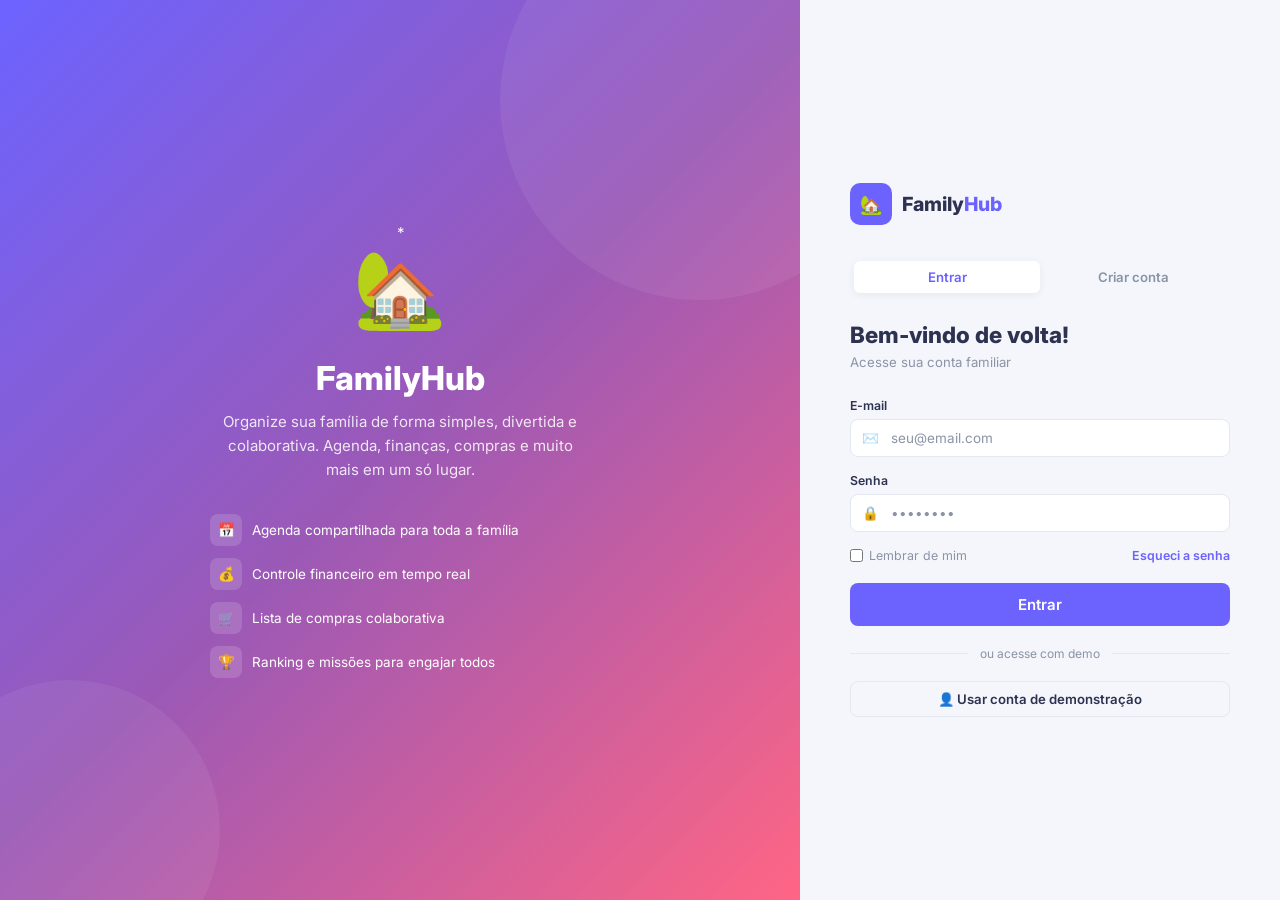
<file: familia/index.html>
<!DOCTYPE html>
<html lang="pt-BR">
<head>
  <meta charset="UTF-8">
  <meta name="viewport" content="width=device-width, initial-scale=1.0">
  <title>FamilyHub — Login</title>
  <link rel="stylesheet" href="assets/css/style.css">
  <style>
    body { display: block; }
  </style>
</head>
<body>

<div class="login-page">
  <div class="login-left">*
    <div class="login-left-content">
      <span class="big-icon">🏡</span>
      <h1>FamilyHub</h1>
      <p>Organize sua família de forma simples, divertida e colaborativa. Agenda, finanças, compras e muito mais em um só lugar.</p>

      <div class="login-features">
        <div class="login-feature-item">
          <div class="feat-icon">📅</div>
          <span>Agenda compartilhada para toda a família</span>
        </div>
        <div class="login-feature-item">
          <div class="feat-icon">💰</div>
          <span>Controle financeiro em tempo real</span>
        </div>
        <div class="login-feature-item">
          <div class="feat-icon">🛒</div>
          <span>Lista de compras colaborativa</span>
        </div>
        <div class="login-feature-item">
          <div class="feat-icon">🏆</div>
          <span>Ranking e missões para engajar todos</span>
        </div>
      </div>
    </div>
  </div>

  <div class="login-right">
    <div class="login-box">
      <div class="login-logo">
        <div class="logo-icon">🏡</div>
        <div class="logo-text">Family<span style="color:var(--primary)">Hub</span></div>
      </div>

      <div class="login-tabs">
        <button class="login-tab active" onclick="switchTab('login')">Entrar</button>
        <button class="login-tab" onclick="switchTab('register')">Criar conta</button>
      </div>

      <div id="form-login">
        <h2>Bem-vindo de volta!</h2>
        <p class="login-sub">Acesse sua conta familiar</p>

        <form id="loginForm" onsubmit="doLogin(event)">
          <div class="form-group">
            <label class="form-label">E-mail</label>
            <div class="input-icon-wrap">
              <span class="input-icon">✉️</span>
              <input type="email" class="form-control" id="login-email" placeholder="seu@email.com" required>
            </div>
          </div>

          <div class="form-group">
            <label class="form-label">Senha</label>
            <div class="input-icon-wrap">
              <span class="input-icon">🔒</span>
              <input type="password" class="form-control" id="login-senha" placeholder="••••••••" required>
            </div>
          </div>

          <div class="login-remember">
            <label><input type="checkbox"> Lembrar de mim</label>
            <a href="#">Esqueci a senha</a>
          </div>

          <button type="submit" class="btn btn-primary w-full btn-lg" id="loginBtn">
            <span>Entrar</span>
          </button>
        </form>

        <div class="login-divider">ou acesse com demo</div>
        <button class="btn btn-outline w-full" onclick="fillDemo()">
          👤 Usar conta de demonstração
        </button>
      </div>

      <div id="form-register" style="display:none">
        <h2>Criar conta</h2>
        <p class="login-sub">Junte-se à sua família no app</p>
        <form id="registerForm" onsubmit="doRegister(event)">
          <div class="form-group">
            <label class="form-label">Nome completo</label>
            <input type="text" class="form-control" id="reg-nome" placeholder="Seu nome" required>
          </div>
          <div class="form-group">
            <label class="form-label">E-mail</label>
            <input type="email" class="form-control" id="reg-email" placeholder="seu@email.com" required>
          </div>
          <div class="form-row">
            <div class="form-group"><input type="password" class="form-control" id="reg-senha" placeholder="Senha" required></div>
            <div class="form-group"><input type="password" class="form-control" id="reg-confirma" placeholder="Confirmar" required></div>
          </div>
          <button type="submit" class="btn btn-primary w-full">Criar conta</button>
        </form>
      </div>
    </div>
  </div>
</div>

<div id="toast-container" class="toast-container"></div>

<script src="assets/js/app.js"></script>
<script>
  function switchTab(tab) {
    document.querySelectorAll('.login-tab').forEach((t, i) => {
      t.classList.toggle('active', (tab === 'login' ? i === 0 : i === 1));
    });
    document.getElementById('form-login').style.display = tab === 'login' ? '' : 'none';
    document.getElementById('form-register').style.display = tab === 'register' ? '' : 'none';
  }

  function fillDemo() {
    document.getElementById('login-email').value = 'rafaela.parrilla@email.com';
    document.getElementById('login-senha').value = '123456';
    showToast('Dados de demonstração preenchidos!', 'info');
  }

  async function doLogin(e) {
    e.preventDefault();
    const btn = document.getElementById('loginBtn');
    const email = document.getElementById('login-email').value;
    const senha = document.getElementById('login-senha').value;

    btn.disabled = true;
    btn.innerHTML = '<span>Entrando...</span>';

    try {
      // Aqui seria a chamada real para api/auth.php
      const response = await fetch('api/auth.php', { method: 'POST', body: new FormData(e.target) });
      const data = await response.json();
      
      if (data.success) {
        sessionStorage.setItem('user', JSON.stringify(data.user));
        window.location.href = 'pages/dashboard.html';
      } else {
        throw new Error('Falha no login');
      }
    } catch (err) {
      // MODO DEMO (Ativado se não houver backend ou falhar)
      if (email && senha) {
        // Extrai o nome do email (ex: joao.silva@email.com -> Joao Silva)
        const userPart = email.split('@')[0];
        const formattedName = userPart.split(/[._]/).map(word => 
          word.charAt(0).toUpperCase() + word.slice(1)
        ).join(' ');

        const userObj = {
          nome: formattedName,
          email: email,
          papel: 'Administrador',
          familia_nome: 'Família Parrilla',
          pontos: 150
        };

        sessionStorage.setItem('user', JSON.stringify(userObj));
        showToast('Login realizado (Modo Demo)!', 'success');
        setTimeout(() => { window.location.href = 'pages/dashboard.html'; }, 800);
      }
    }
  }

  function doRegister(e) {
    e.preventDefault();
    showToast('Conta criada com sucesso! Faça login.', 'success');
    setTimeout(() => switchTab('login'), 1500);
  }
</script>
</body>
</html>
</file>
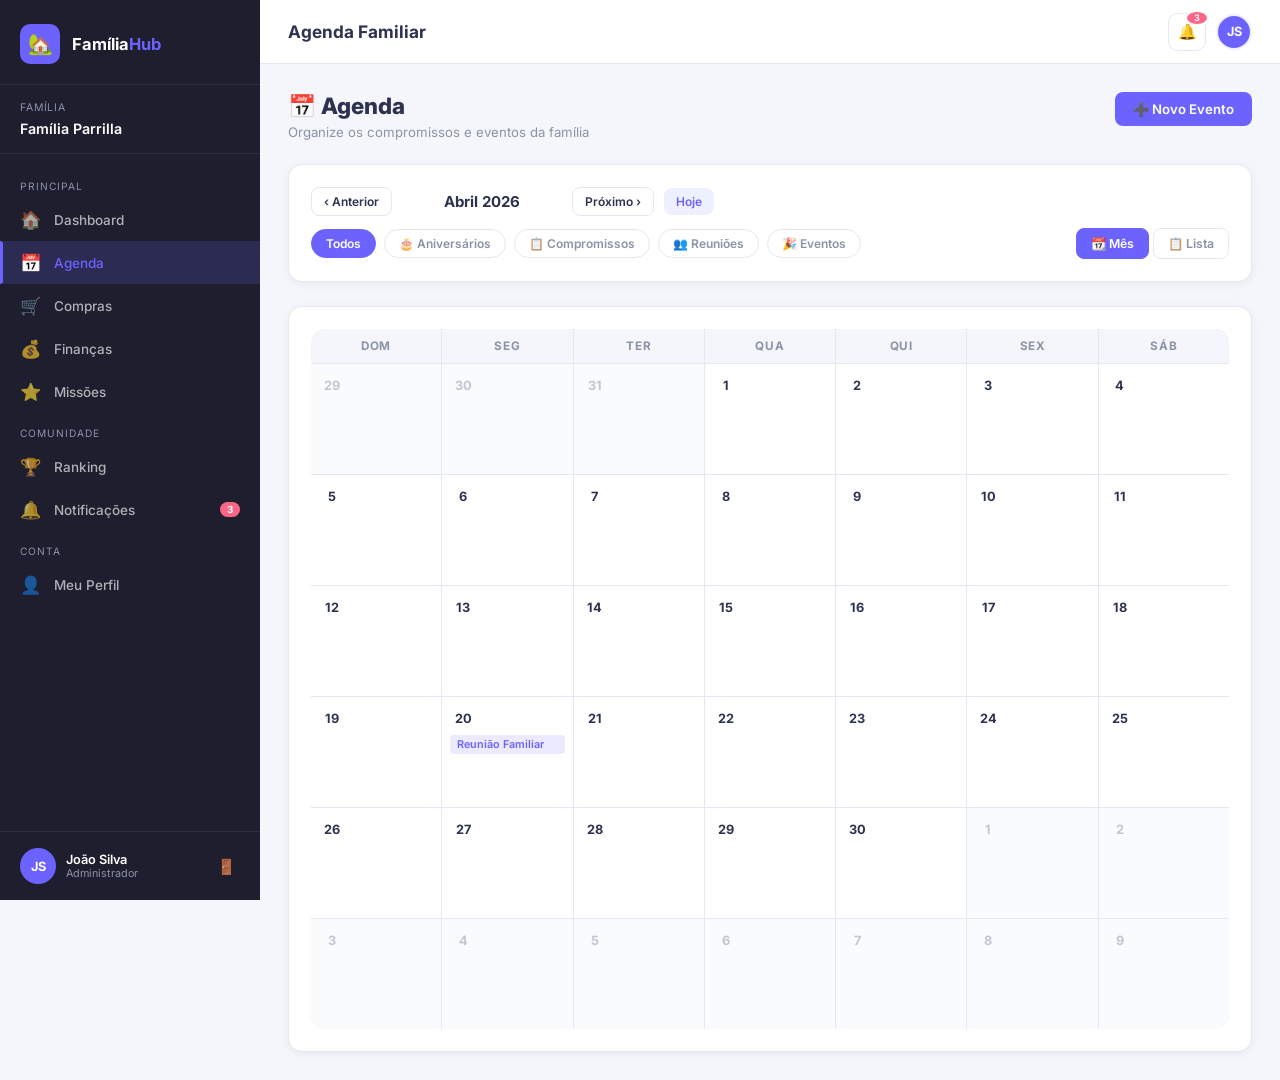
<file: familia/pages/agenda.html>
<!DOCTYPE html>
<html lang="pt-BR">
<head>
  <meta charset="UTF-8">
  <meta name="viewport" content="width=device-width, initial-scale=1.0">
  <title>FamíliaApp — Agenda</title>
  <link rel="stylesheet" href="../assets/css/style.css">
  <style>
    .calendar-grid {
      display: grid;
      grid-template-columns: repeat(7, 1fr);
      gap: 1px;
      background: var(--border);
      border-radius: var(--radius);
      overflow: hidden;
    }
    .cal-day-name {
      background: var(--bg);
      text-align: center;
      padding: 10px;
      font-size: .78rem;
      font-weight: 700;
      text-transform: uppercase;
      letter-spacing: .06em;
      color: var(--text-muted);
    }
    .cal-day {
      background: var(--card-bg);
      min-height: 110px;
      padding: 8px;
      cursor: pointer;
  
    }
    .cal-day:hover { background: var(--bg); }
    .cal-day.today { background: var(--primary-light); }
    .cal-day.other-month { background: #FAFBFD; }
    .cal-day .day-num {
      font-size: .85rem;
      font-weight: 700;
      color: var(--text);
      width: 26px; height: 26px;
      display: flex; align-items: center; justify-content: center;
      border-radius: 50%;
    }
    .cal-day.today .day-num {
      background: var(--primary);
      color: #fff;
    }
    .cal-day.other-month .day-num { color: var(--text-muted); opacity: .5; }
    .cal-event {
      margin-top: 4px;
      padding: 3px 7px;
      border-radius: 4px;
      font-size: .72rem;
      font-weight: 600;
      white-space: nowrap;
      overflow: hidden;
      text-overflow: ellipsis;
      cursor: pointer;
    }
    .event-type-filters {
      display: flex;
      gap: 8px;
      flex-wrap: wrap;
    }
    .filter-btn {
      padding: 6px 14px;
      border-radius: 99px;
      font-size: .8rem;
      font-weight: 600;
      border: 1.5px solid var(--border);
      background: var(--card-bg);
      color: var(--text-muted);
      cursor: pointer;
      transition: all var(--transition);
    }
    .filter-btn.active, .filter-btn:hover {
      background: var(--primary);
      color: #fff;
      border-color: var(--primary);
    }
    .view-btn {
      padding: 7px 14px;
      border-radius: var(--radius-sm);
      font-size: .82rem;
      font-weight: 600;
      border: 1.5px solid var(--border);
      background: var(--card-bg);
      color: var(--text-muted);
      cursor: pointer;
      transition: all var(--transition);
    }
    .view-btn.active {
      background: var(--primary);
      color: #fff;
      border-color: var(--primary);
    }
  </style>
</head>
<body>

<!-- SIDEBAR -->
<aside class="sidebar">
  <div class="sidebar-logo">
    <div class="logo-icon">🏡</div>
    <div class="logo-text">Família<span>Hub</span></div>
  </div>
  <div class="sidebar-family">
    <div class="family-label">Família</div>
    <div class="family-name" id="sb-family-name">Família Parrilla</div>
  </div>
  <nav class="sidebar-nav">
    <div class="nav-section-label">Principal</div>
    <a href="dashboard.html" class="nav-item"><span class="nav-icon">🏠</span> Dashboard</a>
    <a href="agenda.html"    class="nav-item active"><span class="nav-icon">📅</span> Agenda</a>
    <a href="compras.html"   class="nav-item"><span class="nav-icon">🛒</span> Compras</a>
    <a href="financas.html"  class="nav-item"><span class="nav-icon">💰</span> Finanças</a>
    <a href="missoes.html"   class="nav-item"><span class="nav-icon">⭐</span> Missões</a>
    <div class="nav-section-label">Comunidade</div>
    <a href="ranking.html"      class="nav-item"><span class="nav-icon">🏆</span> Ranking</a>
    <a href="notificacoes.html" class="nav-item"><span class="nav-icon">🔔</span> Notificações <span class="nav-badge">3</span></a>
    <div class="nav-section-label">Conta</div>
    <a href="perfil.html" class="nav-item"><span class="nav-icon">👤</span> Meu Perfil</a>
  </nav>
  <div class="sidebar-footer">
    <div class="sidebar-user">
      <div class="user-avatar" id="sb-avatar">JS</div>
      <div class="user-info">
        <div class="user-name" id="sb-user-name">João Silva</div>
        <div class="user-role" id="sb-user-role">Administrador</div>
      </div>
      <button class="logout-btn" onclick="doLogout()" title="Sair">🚪</button>
    </div>
  </div>
</aside>

<!-- MAIN -->
<div class="main-wrapper">
  <header class="topbar">
    <div class="topbar-title">Agenda Familiar</div>
    <div class="topbar-actions">
      <a href="notificacoes.html" class="topbar-btn">🔔 <span class="badge">3</span></a>
      <a href="perfil.html" class="topbar-avatar" id="topbar-avatar">JS</a>
    </div>
  </header>

  <main class="page-content">

    <div class="page-header">
      <div>
        <h1>📅 Agenda</h1>
        <p>Organize os compromissos e eventos da família</p>
      </div>
      <button class="btn btn-primary" onclick="openModal('modal-add-evento')">
        ➕ Novo Evento
      </button>
    </div>

    <!-- Controles -->
    <div class="card mb-24">
      <div style="display:flex;align-items:center;justify-content:space-between;flex-wrap:wrap;gap:12px">
        <div style="display:flex;align-items:center;gap:10px">
          <button class="btn btn-outline btn-sm" onclick="changeMonth(-1)">‹ Anterior</button>
          <span id="current-month-label" style="font-size:1rem;font-weight:700;min-width:160px;text-align:center">Abril 2026</span>
          <button class="btn btn-outline btn-sm" onclick="changeMonth(1)">Próximo ›</button>
          <button class="btn btn-secondary btn-sm" onclick="goToday()">Hoje</button>
        </div>
        <div class="event-type-filters">
          <button class="filter-btn active" onclick="setFilter('todos', this)">Todos</button>
          <button class="filter-btn" onclick="setFilter('aniversario', this)">🎂 Aniversários</button>
          <button class="filter-btn" onclick="setFilter('compromisso', this)">📋 Compromissos</button>
          <button class="filter-btn" onclick="setFilter('reuniao', this)">👥 Reuniões</button>
          <button class="filter-btn" onclick="setFilter('evento', this)">🎉 Eventos</button>
        </div>
        <div style="display:flex;gap:4px">
          <button class="view-btn active" id="btn-view-month" onclick="setView('month')">📆 Mês</button>
          <button class="view-btn" id="btn-view-list" onclick="setView('list')">📋 Lista</button>
        </div>
      </div>
    </div>

    <!-- Calendário mensal -->
    <div id="view-month">
      <div class="card">
        <div class="calendar-grid" id="cal-grid">
          <!-- Gerado via JS -->
        </div>
      </div>
    </div>

    <!-- Vista em lista -->
    <div id="view-list" style="display:none">
      <div class="card">
        <div class="card-header">
          <div class="card-title">Todos os Eventos</div>
          <span class="badge badge-primary" id="events-count">4 eventos</span>
        </div>
        <div id="events-list-view"></div>
      </div>
    </div>

  </main>
</div>

<!-- Modal adicionar evento -->
<div class="modal-overlay" id="modal-add-evento">
  <div class="modal" style="width:520px">
    <div class="modal-header">
      <div class="modal-title">📅 Novo Evento</div>
      <button class="modal-close" onclick="closeModal('modal-add-evento')">✕</button>
    </div>
    <div class="form-group">
      <label class="form-label">Título do evento *</label>
      <input type="text" class="form-control" id="ev-titulo" placeholder="Ex: Aniversário da vovó">
    </div>
    <div class="form-group">
      <label class="form-label">Tipo</label>
      <select class="form-control" id="ev-tipo">
        <option value="evento">🎉 Evento</option>
        <option value="aniversario">🎂 Aniversário</option>
        <option value="compromisso">📋 Compromisso</option>
        <option value="reuniao">👥 Reunião</option>
        <option value="outro">📌 Outro</option>
      </select>
    </div>
    <div class="form-row">
      <div class="form-group">
        <label class="form-label">Data início *</label>
        <input type="datetime-local" class="form-control" id="ev-inicio">
      </div>
      <div class="form-group">
        <label class="form-label">Data fim</label>
        <input type="datetime-local" class="form-control" id="ev-fim">
      </div>
    </div>
    <div class="form-group">
      <label class="form-label">Local</label>
      <input type="text" class="form-control" id="ev-local" placeholder="Onde será o evento?">
    </div>
    <div class="form-group">
      <label class="form-label">Descrição</label>
      <textarea class="form-control" id="ev-desc" rows="3" placeholder="Detalhes do evento..."></textarea>
    </div>
    <div class="form-group">
      <label class="form-label">Cor</label>
      <div style="display:flex;gap:8px">
        <div class="color-opt" style="width:28px;height:28px;border-radius:50%;background:#6C63FF;cursor:pointer;border:3px solid #6C63FF" onclick="selectColor('#6C63FF', this)"></div>
        <div class="color-opt" style="width:28px;height:28px;border-radius:50%;background:#FF6584;cursor:pointer" onclick="selectColor('#FF6584', this)"></div>
        <div class="color-opt" style="width:28px;height:28px;border-radius:50%;background:#43C6AC;cursor:pointer" onclick="selectColor('#43C6AC', this)"></div>
        <div class="color-opt" style="width:28px;height:28px;border-radius:50%;background:#FFB347;cursor:pointer" onclick="selectColor('#FFB347', this)"></div>
        <div class="color-opt" style="width:28px;height:28px;border-radius:50%;background:#FF5C5C;cursor:pointer" onclick="selectColor('#FF5C5C', this)"></div>
      </div>
      <input type="hidden" id="ev-cor" value="#6C63FF">
    </div>
    <div class="modal-footer">
      <button class="btn btn-outline" onclick="closeModal('modal-add-evento')">Cancelar</button>
      <button class="btn btn-primary" onclick="addEvent()">Salvar Evento</button>
    </div>
  </div>
</div>

<!-- Modal detalhes evento -->
<div class="modal-overlay" id="modal-detail-evento">
  <div class="modal">
    <div class="modal-header">
      <div class="modal-title" id="detail-title">Evento</div>
      <button class="modal-close" onclick="closeModal('modal-detail-evento')">✕</button>
    </div>
    <div id="detail-body"></div>
    <div class="modal-footer">
      <button class="btn btn-danger btn-sm" onclick="deleteEvent()">🗑️ Excluir</button>
      <button class="btn btn-outline" onclick="closeModal('modal-detail-evento')">Fechar</button>
    </div>
  </div>
</div>

<div id="toast-container" class="toast-container"></div>
<script src="../assets/js/app.js"></script>
<script src="../assets/js/layout.js"></script>
<script>
// ── Dados dos eventos ──────────────────────────────────────
let events = [
  { id:1, titulo:'Reunião Familiar',       tipo:'reuniao',      inicio:'2026-04-20T19:00', fim:'2026-04-20T21:00', local:'Sala de estar',    cor:'#6C63FF', desc:'Planejamento do mês' },
  { id:2, titulo:'Churrasco de domingo',   tipo:'evento',       inicio:'2026-05-26T12:00', fim:'2026-04-26T18:00', local:'Quintal',           cor:'#FFB347', desc:'Família toda reunida' },
  { id:3, titulo:'Aniversário da Merlotto',   tipo:'aniversario',       inicio:'2026-05-07T12:00', fim:'2026-04-26T18:00', local:'Casa',           cor:'#FF6584', desc:'Família toda reunida' },

];

let currentDate = new Date(2026, 3, 1); // Abril 2026
let currentFilter = 'todos';
let currentView   = 'month';
let selectedColor = '#6C63FF';
let selectedEventId = null;

// ── Meses ─────────────────────────────────────────────────
const MONTHS = ['Janeiro','Fevereiro','Março','Abril','Maio','Junho',
                'Julho','Agosto','Setembro','Outubro','Novembro','Dezembro'];
const DAYS   = ['Dom','Seg','Ter','Qua','Qui','Sex','Sáb'];

// ── Renderizar calendário ─────────────────────────────────
function renderCalendar() {
  document.getElementById('current-month-label').textContent =
    `${MONTHS[currentDate.getMonth()]} ${currentDate.getFullYear()}`;

  const year  = currentDate.getFullYear();
  const month = currentDate.getMonth();
  const today = new Date();
  const firstDay = new Date(year, month, 1).getDay();
  const daysInMonth = new Date(year, month + 1, 0).getDate();
  const daysInPrev  = new Date(year, month, 0).getDate();

  let html = DAYS.map(d => `<div class="cal-day-name">${d}</div>`).join('');

  const filteredEvents = events.filter(e =>
    currentFilter === 'todos' || e.tipo === currentFilter
  );

  for (let i = 0; i < firstDay; i++) {
    const d = daysInPrev - firstDay + i + 1;
    html += `<div class="cal-day other-month"><div class="day-num">${d}</div></div>`;
  }

  for (let d = 1; d <= daysInMonth; d++) {
    const dateStr = `${year}-${String(month+1).padStart(2,'0')}-${String(d).padStart(2,'0')}`;
    const isToday = d === today.getDate() && month === today.getMonth() && year === today.getFullYear();
    const dayEvents = filteredEvents.filter(e => e.inicio.startsWith(dateStr));

    let evHtml = dayEvents.slice(0,3).map(e =>
      `<div class="cal-event" style="background:${e.cor}22;color:${e.cor}" onclick="showEvent(${e.id})" title="${e.titulo}">${e.titulo}</div>`
    ).join('');
    if (dayEvents.length > 3) evHtml += `<div style="font-size:.68rem;color:var(--text-muted);margin-top:2px">+${dayEvents.length-3} mais</div>`;

    html += `<div class="cal-day${isToday?' today':''}" onclick="clickDay('${dateStr}')">
               <div class="day-num">${d}</div>${evHtml}
             </div>`;
  }

  const remaining = 42 - firstDay - daysInMonth;
  for (let d = 1; d <= remaining; d++) {
    html += `<div class="cal-day other-month"><div class="day-num">${d}</div></div>`;
  }

  document.getElementById('cal-grid').innerHTML = html;
  renderListView();
}

// ── Vista em lista ─────────────────────────────────────────
function renderListView() {
  const filtered = events.filter(e => currentFilter === 'todos' || e.tipo === currentFilter);
  document.getElementById('events-count').textContent = `${filtered.length} evento(s)`;

  if (!filtered.length) {
    document.getElementById('events-list-view').innerHTML =
      '<div class="empty-state"><div class="empty-icon">📅</div><p>Nenhum evento encontrado.</p></div>';
    return;
  }

  const typeLabels = { evento:'Evento', aniversario:'Aniversário', compromisso:'Compromisso', reuniao:'Reunião', outro:'Outro' };
  const badgeClass = { evento:'badge-warning', aniversario:'badge-pink', compromisso:'badge-success', reuniao:'badge-primary', outro:'badge-muted' };

  document.getElementById('events-list-view').innerHTML = filtered.map(e => {
    const dt = new Date(e.inicio);
    const day = dt.getDate();
    const mon = MONTHS[dt.getMonth()].substring(0,3).toUpperCase();
    const time = dt.toLocaleTimeString('pt-BR', { hour:'2-digit', minute:'2-digit' });
    return `<div style="display:flex;gap:16px;padding:14px 0;border-bottom:1px solid var(--border);align-items:center">
      <div style="width:52px;text-align:center;flex-shrink:0">
        <div style="font-size:.68rem;color:var(--text-muted)">${mon}</div>
        <div style="font-size:1.5rem;font-weight:800;color:${e.cor};line-height:1">${day}</div>
      </div>
      <div style="width:4px;height:40px;border-radius:4px;background:${e.cor};flex-shrink:0"></div>
      <div style="flex:1">
        <div style="font-weight:700;font-size:.95rem">${e.titulo}</div>
        <div style="font-size:.8rem;color:var(--text-muted);margin-top:2px">🕐 ${time}${e.local ? ' · 📍 '+e.local : ''}</div>
        ${e.desc ? `<div style="font-size:.8rem;color:var(--text-muted);margin-top:2px">${e.desc}</div>` : ''}
      </div>
      <div style="display:flex;gap:8px;align-items:center">
        <span class="badge ${badgeClass[e.tipo]||'badge-muted'}">${typeLabels[e.tipo]||e.tipo}</span>
        <button class="btn btn-outline btn-sm btn-icon" onclick="showEvent(${e.id})" title="Ver detalhes">👁️</button>
        <button class="btn btn-danger btn-sm btn-icon" onclick="deleteEventById(${e.id})" title="Excluir">🗑️</button>
      </div>
    </div>`;
  }).join('');
}

// ── Detalhes do evento ─────────────────────────────────────
function showEvent(id) {
  const e = events.find(ev => ev.id === id);
  if (!e) return;
  selectedEventId = id;
  document.getElementById('detail-title').textContent = e.titulo;
  const dt = new Date(e.inicio);
  document.getElementById('detail-body').innerHTML = `
    <div style="display:flex;flex-direction:column;gap:12px">
      <div style="display:flex;gap:10px;align-items:center">
        <div style="width:12px;height:12px;border-radius:50%;background:${e.cor}"></div>
        <span class="badge" style="background:${e.cor}22;color:${e.cor}">${e.tipo}</span>
      </div>
      <div><strong>📅 Data:</strong> ${dt.toLocaleDateString('pt-BR')} às ${dt.toLocaleTimeString('pt-BR',{hour:'2-digit',minute:'2-digit'})}</div>
      ${e.local ? `<div><strong>📍 Local:</strong> ${e.local}</div>` : ''}
      ${e.desc  ? `<div><strong>📝 Descrição:</strong> ${e.desc}</div>` : ''}
    </div>`;
  openModal('modal-detail-evento');
}

function deleteEvent() {
  if (selectedEventId) deleteEventById(selectedEventId);
  closeModal('modal-detail-evento');
}

function deleteEventById(id) {
  events = events.filter(e => e.id !== id);
  renderCalendar();
  showToast('Evento excluído.', 'danger');
}

// ── Adicionar evento ───────────────────────────────────────
function addEvent() {
  const titulo = document.getElementById('ev-titulo').value.trim();
  const tipo   = document.getElementById('ev-tipo').value;
  const inicio = document.getElementById('ev-inicio').value;
  const fim    = document.getElementById('ev-fim').value;
  const local  = document.getElementById('ev-local').value.trim();
  const desc   = document.getElementById('ev-desc').value.trim();

  if (!titulo || !inicio) { showToast('Preencha título e data.', 'warning'); return; }

  const newId = Math.max(...events.map(e => e.id), 0) + 1;
  events.push({ id: newId, titulo, tipo, inicio, fim: fim || null, local, cor: selectedColor, desc });
  renderCalendar();
  closeModal('modal-add-evento');
  showToast('Evento adicionado!', 'success');

  // Limpar form
  ['ev-titulo','ev-inicio','ev-fim','ev-local','ev-desc'].forEach(id => {
    document.getElementById(id).value = '';
  });
}

// ── Controles ──────────────────────────────────────────────
function changeMonth(dir) {
  currentDate.setMonth(currentDate.getMonth() + dir);
  renderCalendar();
}

function goToday() {
  currentDate = new Date();
  renderCalendar();
}

function setFilter(filter, btn) {
  currentFilter = filter;
  document.querySelectorAll('.filter-btn').forEach(b => b.classList.remove('active'));
  btn.classList.add('active');
  renderCalendar();
}

function setView(view) {
  currentView = view;
  document.getElementById('view-month').style.display = view === 'month' ? '' : 'none';
  document.getElementById('view-list').style.display  = view === 'list'  ? '' : 'none';
  document.getElementById('btn-view-month').classList.toggle('active', view === 'month');
  document.getElementById('btn-view-list').classList.toggle('active',  view === 'list');
}

function clickDay(dateStr) {
  document.getElementById('ev-inicio').value = dateStr + 'T09:00';
  openModal('modal-add-evento');
}

function selectColor(color, el) {
  selectedColor = color;
  document.getElementById('ev-cor').value = color;
  document.querySelectorAll('.color-opt').forEach(c => c.style.border = 'none');
  el.style.border = `3px solid ${color}`;
}

function filterEvents(q) {
  // Filtro de busca simples
  const term = q.toLowerCase();
  document.querySelectorAll('.cal-event').forEach(el => {
    el.style.display = el.title.toLowerCase().includes(term) ? '' : 'none';
  });
}

document.addEventListener('DOMContentLoaded', renderCalendar);
</script>
</body>
</html>
</file>
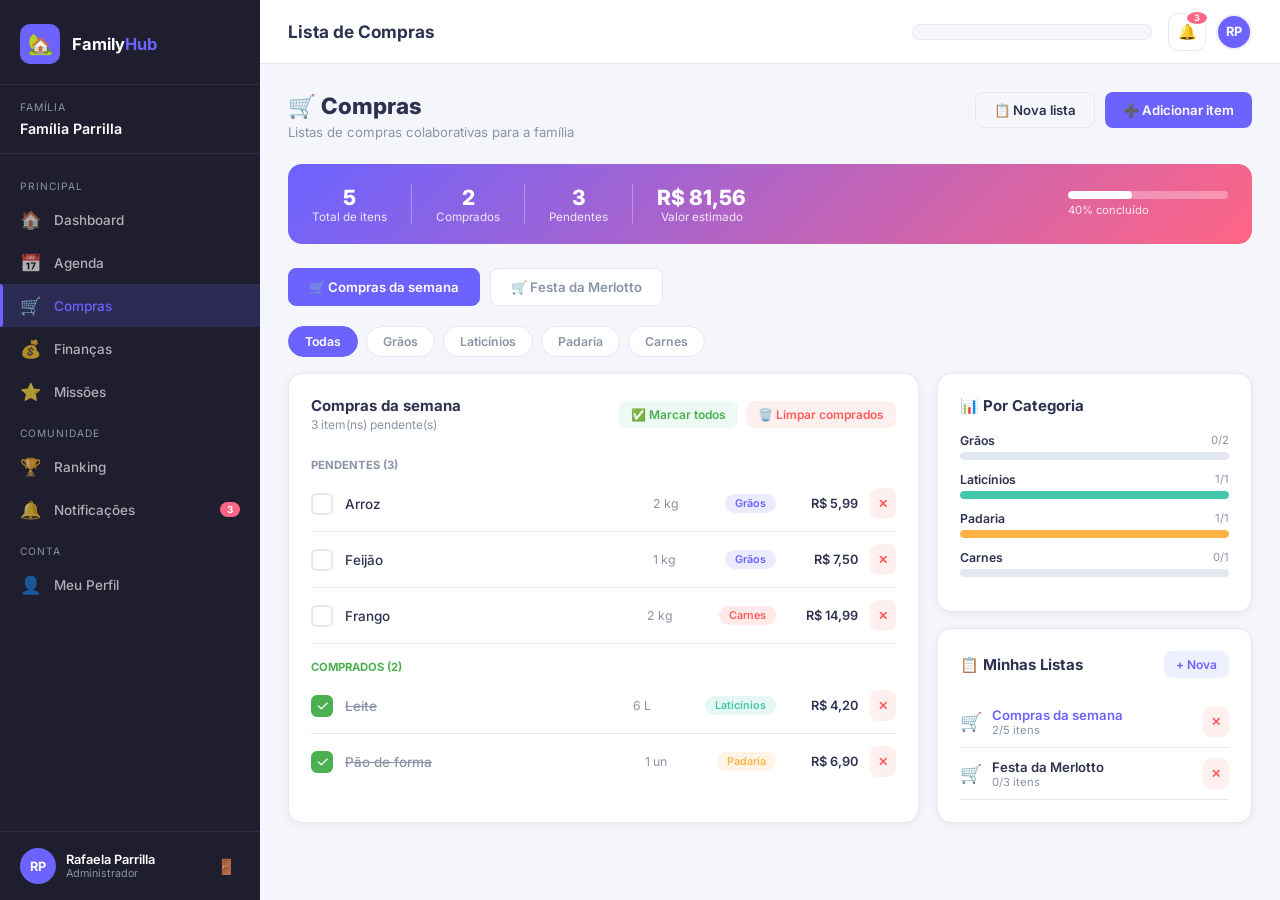
<file: familia/pages/compras.html>
<!DOCTYPE html>
<html lang="pt-BR">
<head>
  <meta charset="UTF-8">
  <meta name="viewport" content="width=device-width, initial-scale=1.0">
  <title>FamíliaApp — Compras</title>
  
  <link rel="stylesheet" href="../assets/css/style.css">
  
  <style>
    /* =========================================
       ESTILOS ESPECÍFICOS DA PÁGINA DE COMPRAS
       ========================================= */

    /* Estilo das abas horizontais de listas (Ex: "Compras da semana", "Festa") */
    .list-tab {
      padding: 10px 20px;
      border-radius: var(--radius-sm);
      font-size: .88rem;
      font-weight: 600;
      border: 1.5px solid var(--border);
      background: var(--card-bg);
      color: var(--text-muted);
      cursor: pointer;
      transition: all var(--transition);
      display: flex;
      align-items: center;
      gap: 8px;
    }
    /* Como a aba fica quando está selecionada (ativa) */
    .list-tab.active {
      background: var(--primary);
      color: #fff;
      border-color: var(--primary);
    }

    /* Estilo da linha de cada item da lista (Ex: "1kg de Arroz") */
    .item-row {
      display: flex;
      align-items: center;
      gap: 12px;
      padding: 12px 0;
      border-bottom: 1px solid var(--border);
    }
    .item-row:last-child { border-bottom: none; } /* Remove a borda do último item para não sobrar espaço */
    
    /* Quando o item foi comprado, o nome fica riscado e mais opaco */
    .item-row.bought .item-name {
      text-decoration: line-through;
      color: var(--text-muted);
    }

    /* O quadradinho de check (checkbox customizado) */
    .item-check {
      width: 22px; height: 22px;
      border-radius: 6px;
      border: 2px solid var(--border);
      display: flex; align-items: center; justify-content: center;
      cursor: pointer;
      flex-shrink: 0;
      transition: all var(--transition);
    }
    /* Estilo do check quando está marcado */
    .item-check.checked {
      background: var(--success);
      border-color: var(--success);
      color: #fff;
    }

    /* Tipografia interna dos itens da lista */
    .item-name { flex: 1; font-size: .9rem; font-weight: 500; }
    .item-qty  { font-size: .82rem; color: var(--text-muted); min-width: 60px; }
    .item-price { font-size: .85rem; font-weight: 600; color: var(--text); min-width: 70px; text-align: right; }

    /* Etiqueta colorida da Categoria do produto (Ex: Grãos, Limpeza) */
    .cat-chip {
      padding: 3px 10px;
      border-radius: 99px;
      font-size: .72rem;
      font-weight: 600;
      background: var(--bg);
      color: var(--text-muted);
    }

    /* Barra principal de resumo (Total, Pendentes, Valor) no topo */
    .summary-bar {
      background: linear-gradient(135deg, var(--primary), var(--secondary)); /* Fundo em degradê com as cores do projeto */
      border-radius: var(--radius);
      padding: 20px 24px;
      color: #fff;
      display: flex;
      align-items: center;
      gap: 24px;
      margin-bottom: 24px;
    }
    
    /* Textos e divisórias dentro da barra de resumo */
    .summary-bar .s-item { text-align: center; }
    .summary-bar .s-val  { font-size: 1.4rem; font-weight: 800; }
    .summary-bar .s-lbl  { font-size: .78rem; opacity: .85; }
    .summary-bar .s-div  { width: 1px; height: 40px; background: rgba(255,255,255,.3); } /* Linha vertical separadora */
  </style>
</head>
<body>

<aside class="sidebar">
  <div class="sidebar-logo">
    <div class="logo-icon">🏡</div>
    <div class="logo-text">Family<span>Hub</span></div>
  </div>
  <div class="sidebar-family">
    <div class="family-label">Família</div>
    <div class="family-name" id="sb-family-name">Família Parrilla</div>
  </div>
  <nav class="sidebar-nav">
    <div class="nav-section-label">Principal</div>
    <a href="dashboard.html" class="nav-item"><span class="nav-icon">🏠</span> Dashboard</a>
    <a href="agenda.html"    class="nav-item"><span class="nav-icon">📅</span> Agenda</a>
    <a href="compras.html"   class="nav-item active"><span class="nav-icon">🛒</span> Compras</a> <a href="financas.html"  class="nav-item"><span class="nav-icon">💰</span> Finanças</a>
    <a href="missoes.html"   class="nav-item"><span class="nav-icon">⭐</span> Missões</a>
    <div class="nav-section-label">Comunidade</div>
    <a href="ranking.html"      class="nav-item"><span class="nav-icon">🏆</span> Ranking</a>
    <a href="notificacoes.html" class="nav-item"><span class="nav-icon">🔔</span> Notificações <span class="nav-badge">3</span></a>
    <div class="nav-section-label">Conta</div>
    <a href="perfil.html" class="nav-item"><span class="nav-icon">👤</span> Meu Perfil</a>
  </nav>
  <div class="sidebar-footer">
    <div class="sidebar-user">
      <div class="user-avatar" id="sb-avatar">RP</div>
      <div class="user-info">
        <div class="user-name" id="sb-user-name">Rafaela Parrilla</div>
        <div class="user-role">Administrador</div>
      </div>
      <button class="logout-btn" onclick="doLogout()" title="Sair">🚪</button>
    </div>
  </div>
</aside>

<div class="main-wrapper">
  
  <header class="topbar">
    <div class="topbar-title">Lista de Compras</div>
    <div class="topbar-search">
    </div>
    <div class="topbar-actions">
      <a href="notificacoes.html" class="topbar-btn">🔔 <span class="badge">3</span></a>
      <a href="perfil.html" class="topbar-avatar" id="topbar-avatar">RP</a>
    </div>
  </header>

  <main class="page-content">

    <div class="page-header">
      <div>
        <h1>🛒 Compras</h1>
        <p>Listas de compras colaborativas para a família</p>
      </div>
      <div style="display:flex;gap:10px">
        <button class="btn btn-outline" onclick="openModal('modal-nova-lista')">📋 Nova lista</button>
        <button class="btn btn-primary" onclick="openModal('modal-add-item')">➕ Adicionar item</button>
      </div>
    </div>

    <div class="summary-bar" id="summary-bar">
      <div class="s-item">
        <div class="s-val" id="sum-total">8</div>
        <div class="s-lbl">Total de itens</div>
      </div>
      <div class="s-div"></div>
      <div class="s-item">
        <div class="s-val" id="sum-bought">2</div>
        <div class="s-lbl">Comprados</div>
      </div>
      <div class="s-div"></div>
      <div class="s-item">
        <div class="s-val" id="sum-pending">6</div>
        <div class="s-lbl">Pendentes</div>
      </div>
      <div class="s-div"></div>
      <div class="s-item">
        <div class="s-val" id="sum-value">R$ 124,08</div>
        <div class="s-lbl">Valor estimado</div>
      </div>
      <div style="flex:1"></div> <div>
        <div class="progress" style="width:160px;background:rgba(255,255,255,.3)">
          <div class="progress-bar" id="sum-progress" style="background:#fff;width:25%"></div>
        </div>
        <div style="font-size:.75rem;margin-top:4px;opacity:.85" id="sum-pct">25% concluído</div>
      </div>
    </div>

    <div style="display:flex;gap:10px;margin-bottom:20px;flex-wrap:wrap" id="lists-tabs">
    </div>

    <div style="display:flex;gap:8px;margin-bottom:16px;flex-wrap:wrap" id="cat-filters">
      <button class="filter-btn active" onclick="setCatFilter('todas', this)">Todas</button>
    </div>

    <div class="grid-2-1">
      
      <div class="card">
        <div class="card-header">
          <div>
            <div class="card-title" id="active-list-name">Compras da semana</div>
            <div class="card-subtitle" id="active-list-sub">6 itens pendentes</div>
          </div>
          <div style="display:flex;gap:8px">
            <button class="btn btn-success btn-sm" onclick="markAllBought()">✅ Marcar todos</button>
            <button class="btn btn-danger btn-sm" onclick="clearBought()">🗑️ Limpar comprados</button>
          </div>
        </div>
        <div id="items-container"></div>
      </div>

      <div style="display:flex;flex-direction:column;gap:16px">

        <div class="card">
          <div class="card-header">
            <div class="card-title">📊 Por Categoria</div>
          </div>
          <div id="cat-summary"></div> </div>

        <div class="card">
          <div class="card-header">
            <div class="card-title">📋 Minhas Listas</div>
            <button class="btn btn-secondary btn-sm" onclick="openModal('modal-nova-lista')">+ Nova</button>
          </div>
          <div id="lists-sidebar"></div> </div>
      </div>
    </div> </main>
</div>

<div class="modal-overlay" id="modal-nova-lista">
  <div class="modal">
    <div class="modal-header">
      <div class="modal-title">📋 Nova Lista de Compras</div>
      <button class="modal-close" onclick="closeModal('modal-nova-lista')">✕</button>
    </div>
    <div class="form-group">
      <label class="form-label">Nome da lista *</label>
      <input type="text" class="form-control" id="nova-lista-nome" placeholder="Ex: Festa de aniversário">
    </div>
    <div class="modal-footer">
      <button class="btn btn-outline" onclick="closeModal('modal-nova-lista')">Cancelar</button>
      <button class="btn btn-primary" onclick="createList()">Criar lista</button>
    </div>
  </div>
</div>

<div class="modal-overlay" id="modal-add-item">
  <div class="modal">
    <div class="modal-header">
      <div class="modal-title">➕ Adicionar Item</div>
      <button class="modal-close" onclick="closeModal('modal-add-item')">✕</button>
    </div>
    <div class="form-group">
      <label class="form-label">Nome do item *</label>
      <input type="text" class="form-control" id="item-nome" placeholder="Ex: Arroz">
    </div>
    <div class="form-row">
      <div class="form-group">
        <label class="form-label">Quantidade</label>
        <input type="number" class="form-control" id="item-qty" value="1" min="0.1" step="0.1">
      </div>
      <div class="form-group">
        <label class="form-label">Unidade</label>
        <select class="form-control" id="item-unidade">
          <option>un</option><option>kg</option><option>g</option>
          <option>L</option><option>ml</option><option>cx</option><option>pct</option>
        </select>
      </div>
    </div>
    <div class="form-row">
      <div class="form-group">
        <label class="form-label">Categoria</label>
        <select class="form-control" id="item-cat">
          <option>Grãos</option><option>Laticínios</option><option>Carnes</option>
          <option>Padaria</option><option>Bebidas</option><option>Snacks</option>
          <option>Confeitaria</option><option>Higiene</option><option>Limpeza</option><option>Outros</option>
        </select>
      </div>
      <div class="form-group">
        <label class="form-label">Preço estimado (R$)</label>
        <input type="number" class="form-control" id="item-preco" placeholder="0,00" step="0.01" min="0">
      </div>
    </div>
    <div class="modal-footer">
      <button class="btn btn-outline" onclick="closeModal('modal-add-item')">Cancelar</button>
      <button class="btn btn-primary" onclick="addItem()">Adicionar</button>
    </div>
  </div>
</div>

<div id="toast-container" class="toast-container"></div>

<script src="../assets/js/app.js"></script>
<script src="../assets/js/layout.js"></script>

<script>
// ── 1. BANCO DE DADOS SIMULADO E ESTADOS ──────────────────
let lists = [
  { id:1, nome:'Compras da semana', ativa:true  },
  { id:2, nome:'Festa da Merlotto',    ativa:false },
];

let items = [
  { id:1, lista:1, nome:'Arroz',        qty:2,   un:'kg',  cat:'Grãos',      preco:5.99,  bought:false },
  { id:2, lista:1, nome:'Feijão',       qty:1,   un:'kg',  cat:'Grãos',      preco:7.50,  bought:false },
  { id:3, lista:1, nome:'Leite',        qty:6,   un:'L',   cat:'Laticínios', preco:4.20,  bought:true  },
  { id:4, lista:1, nome:'Pão de forma', qty:1,   un:'un',  cat:'Padaria',    preco:6.90,  bought:true  },
  { id:5, lista:1, nome:'Frango',       qty:2,   un:'kg',  cat:'Carnes',     preco:14.99, bought:false },
  { id:6, lista:2, nome:'Refrigerante', qty:4,   un:'L',   cat:'Bebidas',    preco:8.50,  bought:false },
  { id:7, lista:2, nome:'Bolo',         qty:1,   un:'un',  cat:'Confeitaria',preco:65.00, bought:false },
  { id:8, lista:2, nome:'Salgadinhos',  qty:200, un:'g',   cat:'Snacks',     preco:12.00, bought:false },
];

let activeListId = 1;      // Diz qual lista está aberta na tela agora
let catFilter    = 'todas'; // Filtro atual de categorias
let nextItemId   = 9;      // ID para o próximo item criado
let nextListId   = 3;      // ID para a próxima lista criada

// Dicionário de cores para as categorias, para ficar visualmente bonito nas tags e barras de progresso
const CAT_COLORS = {
  'Grãos':'#6C63FF','Laticínios':'#43C6AC','Carnes':'#FF5C5C','Padaria':'#FFB347',
  'Bebidas':'#9B59B6','Snacks':'#FF6584','Confeitaria':'#FF6584','Higiene':'#43C6AC',
  'Limpeza':'#6C63FF','Outros':'#8A94A6'
};

// ── 2. FUNÇÕES DE RENDERIZAÇÃO (DESENHO DA TELA) ──────────

// Função mestre: chama todas as outras para remontar a tela inteira
function render() {
  renderTabs();
  renderCatFilters();
  renderItems();
  renderCatSummary();
  renderSummary();
  renderSidebar();
}

// Desenha as abas horizontais (as listas disponíveis)
function renderTabs() {
  document.getElementById('lists-tabs').innerHTML = lists.map(l =>
    `<button class="list-tab${l.id===activeListId?' active':''}" onclick="switchList(${l.id})">
       🛒 ${l.nome}
     </button>`
  ).join('');
}

// Cria os botões de filtro de categorias APENAS com categorias que existem na lista atual
function renderCatFilters() {
  const activeItems = items.filter(i => i.lista === activeListId);
  // Pega categorias únicas usando Set
  const cats = ['todas', ...new Set(activeItems.map(i => i.cat))]; 
  
  document.getElementById('cat-filters').innerHTML = cats.map(c =>
    `<button class="filter-btn${c===catFilter?' active':''}" onclick="setCatFilter('${c}', this)">${c==='todas'?'Todas':c}</button>`
  ).join('');
}

// Desenha os itens da lista principal separados por "Pendentes" e "Comprados"
function renderItems() {
  const list = lists.find(l => l.id === activeListId);
  document.getElementById('active-list-name').textContent = list ? list.nome : '';

  // Filtra itens pela lista ativa e, se houver filtro de categoria ativo, filtra de novo
  let filtered = items.filter(i => i.lista === activeListId);
  if (catFilter !== 'todas') filtered = filtered.filter(i => i.cat === catFilter);

  const pending = filtered.filter(i => !i.bought).length;
  document.getElementById('active-list-sub').textContent = `${pending} item(ns) pendente(s)`;

  // Se a lista estiver vazia, mostra estado vazio
  if (!filtered.length) {
    document.getElementById('items-container').innerHTML =
      '<div class="empty-state"><div class="empty-icon">🛒</div><p>Nenhum item nesta lista.</p></div>';
    return;
  }

  // Divide o array filtrado em dois: o que falta comprar e o que já foi comprado
  const pending_items = filtered.filter(i => !i.bought);
  const bought_items  = filtered.filter(i =>  i.bought);

  let html = '';
  // Monta o bloco de Pendentes
  if (pending_items.length) {
    html += `<div style="font-size:.75rem;font-weight:700;text-transform:uppercase;color:var(--text-muted);padding:8px 0 4px">Pendentes (${pending_items.length})</div>`;
    html += pending_items.map(i => itemRow(i)).join('');
  }
  // Monta o bloco de Comprados
  if (bought_items.length) {
    html += `<div style="font-size:.75rem;font-weight:700;text-transform:uppercase;color:var(--success);padding:16px 0 4px">Comprados (${bought_items.length})</div>`;
    html += bought_items.map(i => itemRow(i)).join('');
  }

  document.getElementById('items-container').innerHTML = html;
}

// Retorna o HTML de um único item (usado na função acima)
function itemRow(i) {
  const color = CAT_COLORS[i.cat] || '#8A94A6';
  return `<div class="item-row${i.bought?' bought':''}" id="item-row-${i.id}">
    <div class="item-check${i.bought?' checked':''}" onclick="toggleItem(${i.id})">${i.bought?'✓':''}</div>
    <div class="item-name">${i.nome}</div>
    <div class="item-qty">${i.qty} ${i.un}</div>
    <span class="cat-chip" style="background:${color}22;color:${color}">${i.cat}</span>
    <div class="item-price">${i.preco ? 'R$ '+i.preco.toFixed(2).replace('.',',') : '—'}</div>
    <button class="btn btn-danger btn-sm btn-icon" onclick="removeItem(${i.id})" title="Remover">✕</button>
  </div>`;
}

// Calcula e desenha o bloco lateral "📊 Por Categoria" (As barrinhas de progresso coloridas)
function renderCatSummary() {
  const activeItems = items.filter(i => i.lista === activeListId);
  const cats = {}; // Objeto vazio para agrupar as contagens
  
  // Passa por todos os itens contando quantos totais e comprados tem por categoria
  activeItems.forEach(i => {
    if (!cats[i.cat]) cats[i.cat] = { total:0, bought:0 };
    cats[i.cat].total++;
    if (i.bought) cats[i.cat].bought++;
  });

  document.getElementById('cat-summary').innerHTML = Object.entries(cats).map(([cat, data]) => {
    const pct = Math.round((data.bought / data.total) * 100);
    const color = CAT_COLORS[cat] || '#8A94A6';
    return `<div style="margin-bottom:12px">
      <div style="display:flex;justify-content:space-between;margin-bottom:4px">
        <span style="font-size:.82rem;font-weight:600">${cat}</span>
        <span style="font-size:.75rem;color:var(--text-muted)">${data.bought}/${data.total}</span>
      </div>
      <div class="progress"><div class="progress-bar" style="background:${color};width:${pct}%"></div></div>
    </div>`;
  }).join('') || '<div class="text-muted" style="font-size:.85rem">Nenhum item.</div>';
}

// Atualiza a barra grande de resumo no topo (Total financeiro e progresso geral)
function renderSummary() {
  const activeItems = items.filter(i => i.lista === activeListId);
  const total  = activeItems.length;
  const bought = activeItems.filter(i => i.bought).length;
  const pending= total - bought;
  // Reduce multiplica preço pela quantidade para calcular o total estimado do carrinho
  const value  = activeItems.reduce((s, i) => s + (i.preco || 0) * i.qty, 0);
  const pct    = total ? Math.round((bought/total)*100) : 0;

  // Injeta os dados no HTML
  document.getElementById('sum-total').textContent   = total;
  document.getElementById('sum-bought').textContent  = bought;
  document.getElementById('sum-pending').textContent = pending;
  document.getElementById('sum-value').textContent   = 'R$ ' + value.toFixed(2).replace('.',',');
  document.getElementById('sum-progress').style.width= pct + '%';
  document.getElementById('sum-pct').textContent     = pct + '% concluído';
}

// Desenha a lista lateral "📋 Minhas Listas" com botões de excluir
function renderSidebar() {
  document.getElementById('lists-sidebar').innerHTML = lists.map(l => {
    const count = items.filter(i => i.lista === l.id).length;
    const done  = items.filter(i => i.lista === l.id && i.bought).length;
    return `<div style="display:flex;align-items:center;gap:10px;padding:10px 0;border-bottom:1px solid var(--border);cursor:pointer" onclick="switchList(${l.id})">
      <div style="font-size:1.2rem">🛒</div>
      <div style="flex:1">
        <div style="font-size:.88rem;font-weight:600${l.id===activeListId?';color:var(--primary)':''}">${l.nome}</div>
        <div style="font-size:.75rem;color:var(--text-muted)">${done}/${count} itens</div>
      </div>
      <button class="btn btn-danger btn-sm btn-icon" onclick="event.stopPropagation();removeList(${l.id})" title="Excluir lista">✕</button>
    </div>`;
  }).join('') || '<div class="text-muted" style="font-size:.85rem">Nenhuma lista.</div>';
}

// ── 3. AÇÕES (BUSINESS LOGIC) ──────────────────────────────

// Marca/Desmarca o checkbox de um item
function toggleItem(id) {
  const item = items.find(i => i.id === id);
  if (item) {
    item.bought = !item.bought; // Inverte o booleano (true vira false, false vira true)
    if (item.bought) showToast(`"${item.nome}" marcado como comprado! ✅`, 'success');
    render();
  }
}

// Deleta um item específico
function removeItem(id) {
  const item = items.find(i => i.id === id);
  items = items.filter(i => i.id !== id);
  showToast(`"${item?.nome}" removido.`, 'danger');
  render();
}

// Pega os dados do formulário do modal e cria um novo item no banco
function addItem() {
  const nome = document.getElementById('item-nome').value.trim();
  if (!nome) { showToast('Informe o nome do item.', 'warning'); return; }
  
  items.push({
    id: nextItemId++,
    lista: activeListId,
    nome,
    qty:   parseFloat(document.getElementById('item-qty').value) || 1,
    un:    document.getElementById('item-unidade').value,
    cat:   document.getElementById('item-cat').value,
    preco: parseFloat(document.getElementById('item-preco').value) || 0,
    bought: false
  });
  
  closeModal('modal-add-item');
  document.getElementById('item-nome').value = '';
  document.getElementById('item-preco').value = '';
  showToast('Item adicionado!', 'success');
  render();
}

// Adição rápida (caso exista um input no topo não atrelado ao modal)
function quickAdd() {
  const nome = document.getElementById('quick-item').value.trim();
  if (!nome) return;
  items.push({ id: nextItemId++, lista: activeListId, nome, qty:1, un:'un', cat:'Outros', preco:0, bought:false });
  document.getElementById('quick-item').value = '';
  showToast(`"${nome}" adicionado!`, 'success');
  render();
}

// Marca todos os itens pendentes da lista ATUAL como comprados de uma vez
function markAllBought() {
  items.filter(i => i.lista === activeListId).forEach(i => i.bought = true);
  showToast('Todos os itens marcados como comprados!', 'success');
  render();
}

// Apaga da base de dados todos os itens da lista ATUAL que já estão marcados
function clearBought() {
  const before = items.length;
  items = items.filter(i => !(i.lista === activeListId && i.bought));
  const removed = before - items.length;
  showToast(`${removed} item(ns) removido(s).`, 'info');
  render();
}

// Cria uma nova aba de lista
function createList() {
  const nome = document.getElementById('nova-lista-nome').value.trim();
  if (!nome) { showToast('Informe o nome da lista.', 'warning'); return; }
  lists.push({ id: nextListId++, nome, ativa: false });
  document.getElementById('nova-lista-nome').value = '';
  closeModal('modal-nova-lista');
  showToast('Lista criada!', 'success');
  render();
}

// Exclui uma lista inteira (e todos os itens que pertencem a ela)
function removeList(id) {
  if (!confirm('Excluir esta lista e todos os seus itens?')) return;
  lists = lists.filter(l => l.id !== id);
  items = items.filter(i => i.lista !== id);
  
  // Se você excluiu a lista que estava aberta, muda a tela para a próxima lista disponível
  if (activeListId === id) activeListId = lists[0]?.id || null;
  
  showToast('Lista excluída.', 'danger');
  render();
}

// Troca de aba entre listas diferentes
function switchList(id) {
  activeListId = id;
  catFilter = 'todas'; // Reseta o filtro de categorias sempre que muda de lista
  render();
}

// Aplica a filtragem por categoria ao clicar nos botões pequenos
function setCatFilter(cat, btn) {
  catFilter = cat;
  // Remove a marcação escura de todos e adiciona no que acabou de ser clicado
  document.querySelectorAll('#cat-filters .filter-btn').forEach(b => b.classList.remove('active'));
  btn.classList.add('active');
  renderItems(); // Renderiza só os itens, não precisa renderizar a tela toda
}

// Busca em tempo real escondendo as divs via CSS (usado pela Topbar)
function searchItems(q) {
  const term = q.toLowerCase();
  document.querySelectorAll('.item-row').forEach(row => {
    const name = row.querySelector('.item-name')?.textContent.toLowerCase() || '';
    row.style.display = name.includes(term) ? '' : 'none'; // Se não tiver a letra/palavra, some com o elemento
  });
}

// Executa o primeiro desenho geral assim que a página é carregada
document.addEventListener('DOMContentLoaded', render);
</script>
</body>
</html>
</file>
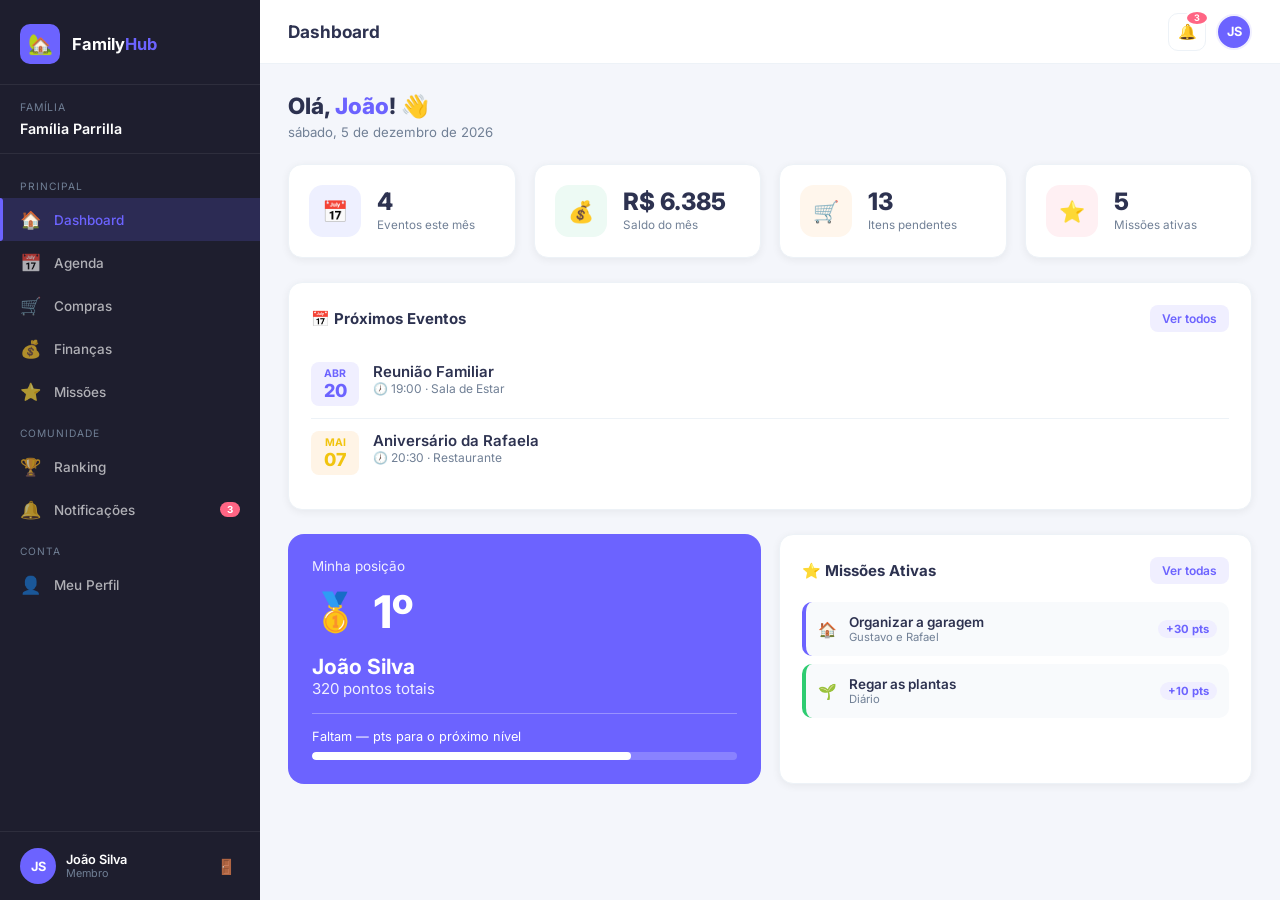
<file: familia/pages/dashboard.html>
<!DOCTYPE html>
<html lang="pt-BR">
<head>
  <meta charset="UTF-8">
  <meta name="viewport" content="width=device-width, initial-scale=1.0">
  <title>FamilyHub — Dashboard</title>
  <link rel="stylesheet" href="../assets/css/style.css">
  <style>
    :root {
      --primary: #6C63FF;
      --primary-light: #f0efff;
      --success: #2ecc71;
      --warning: #f1c40f;
      --border: #edf2f7;
      --text-muted: #718096;
    }
    
    /* Card de Ranking (Baseado na imagem) */
    .ranking-card {
      background: var(--primary);
      color: white;
      padding: 24px;
      border-radius: 16px;
      position: relative;
    }
    .ranking-label { font-size: 0.9rem; opacity: 0.9; margin-bottom: 10px; }
    .ranking-info { display: flex; align-items: center; gap: 15px; margin-bottom: 15px; }
    .ranking-medal { font-size: 2.5rem; }
    .ranking-pos { font-size: 3rem; font-weight: 800; }
    .ranking-user-name { font-size: 1.4rem; font-weight: 700; margin-top: 5px; }
    .ranking-points { font-size: 1rem; opacity: 0.9; }
    .ranking-divider { border: 0; border-top: 1px solid rgba(255,255,255,0.3); margin: 15px 0; }
    .ranking-next-level { font-size: 0.85rem; margin-bottom: 8px; }
    .progress-bar-bg { background: rgba(255,255,255,0.2); height: 8px; border-radius: 10px; overflow: hidden; }
    .progress-bar-fill { background: white; height: 100%; width: 75%; border-radius: 10px; }

    .mission-item { display: flex; align-items: center; gap: 12px; padding: 12px; border-radius: 10px; background: #f8fafc; margin-bottom: 8px; border-left: 4px solid var(--primary); }
    .mission-points { margin-left: auto; background: var(--primary-light); color: var(--primary); padding: 2px 8px; border-radius: 12px; font-weight: bold; font-size: 0.75rem; }
    
    .mb-24 { margin-bottom: 24px; }
  </style>
</head>
<body>

<aside class="sidebar" id="sidebar">
  <div class="sidebar-logo">
    <div class="logo-icon">🏡</div>
    <div class="logo-text">Family<span style="color:var(--primary)">Hub</span></div>
  </div>
  
  <div class="sidebar-family">
    <div class="family-label">Família</div>
    <div class="family-name" id="sb-family-name">Carregando...</div>
  </div>

  <nav class="sidebar-nav">
    <div class="nav-section-label">Principal</div>
    <a href="dashboard.html" class="nav-item active"><span class="nav-icon">🏠</span> Dashboard</a>
    <a href="agenda.html"     class="nav-item"><span class="nav-icon">📅</span> Agenda</a>
    <a href="compras.html"    class="nav-item"><span class="nav-icon">🛒</span> Compras</a>
    <a href="financas.html"   class="nav-item"><span class="nav-icon">💰</span> Finanças</a>
    <a href="missoes.html"    class="nav-item"><span class="nav-icon">⭐</span> Missões</a>
    
    <div class="nav-section-label">Comunidade</div>
    <a href="ranking.html"      class="nav-item"><span class="nav-icon">🏆</span> Ranking</a>
    <a href="notificacoes.html" class="nav-item"><span class="nav-icon">🔔</span> Notificações <span class="nav-badge">3</span></a>
    <div class="nav-section-label">Conta</div>
    <a href="perfil.html" class="nav-item"><span class="nav-icon">👤</span> Meu Perfil</a>
  </nav>

  <div class="sidebar-footer">
    <div class="sidebar-user">
      <div class="user-avatar" id="sb-avatar">--</div>
      <div class="user-info">
        <div class="user-name" id="sb-user-name">Usuário</div>
        <div class="user-role" id="sb-user-role">Membro</div>
      </div>
      <button class="logout-btn" onclick="doLogout()" title="Sair">🚪</button>
    </div>
  </div>
</aside>

<div class="main-wrapper">
  <header class="topbar">
    <div class="topbar-title">Dashboard</div>
    <div class="topbar-actions">
      <a href="notificacoes.html" class="topbar-btn">🔔 <span class="badge">3</span></a>
      <a href="perfil.html" class="topbar-avatar" id="topbar-avatar">--</a>
    </div>
  </header>

  <main class="page-content">
    <div class="page-header">
      <div>
        <h1>Olá, <span id="welcome-name" style="color:var(--primary)">Usuário</span>! 👋</h1>
        <p id="welcome-date">Carregando data...</p>
      </div>
      </div>

    <div class="stats-grid">
      <div class="stat-card">
        <div class="stat-icon purple">📅</div>
        <div class="stat-info">
          <div class="stat-value">4</div>
          <div class="stat-label">Eventos este mês</div>
        </div>
      </div>
      <div class="stat-card">
        <div class="stat-icon green">💰</div>
        <div class="stat-info">
          <div class="stat-value">R$ 6.385</div>
          <div class="stat-label">Saldo do mês</div>
        </div>
      </div>
      <div class="stat-card">
        <div class="stat-icon orange">🛒</div>
        <div class="stat-info">
          <div class="stat-value">13</div>
          <div class="stat-label">Itens pendentes</div>
        </div>
      </div>
      <div class="stat-card">
        <div class="stat-icon pink">⭐</div>
        <div class="stat-info">
          <div class="stat-value">5</div>
          <div class="stat-label">Missões ativas</div>
        </div>
      </div>
    </div>

    <div class="mb-24">
      <div class="card">
        <div class="card-header">
          <div class="card-title">📅 Próximos Eventos</div>
          <a href="agenda.html" class="btn btn-secondary btn-sm">Ver todos</a>
        </div>
        <div id="events-list">
            <div class="event-item" style="display:flex;gap:14px;padding:12px 0;border-bottom:1px solid var(--border)">
                <div style="width:48px;text-align:center; background: var(--primary-light); border-radius: 8px; padding: 5px 0;">
                    <div style="font-size:.7rem;color:var(--primary); font-weight: bold; text-transform: uppercase;">Abr</div>
                    <div style="font-size:1.2rem;font-weight:800;color:var(--primary)">20</div>
                </div>
                <div style="flex:1">
                    <div style="font-weight:600">Reunião Familiar</div>
                    <div style="font-size:.8rem;color:var(--text-muted)">🕖 19:00 · Sala de Estar</div>
                </div>
            </div>
            <div class="event-item" style="display:flex;gap:14px;padding:12px 0;">
                <div style="width:48px;text-align:center; background: #fff4e6; border-radius: 8px; padding: 5px 0;">
                    <div style="font-size:.7rem;color:var(--warning); font-weight: bold; text-transform: uppercase;">Mai</div>
                    <div style="font-size:1.2rem;font-weight:800;color:var(--warning)">07</div>
                </div>
                <div style="flex:1">
                    <div style="font-weight:600">Aniversário da Rafaela</div>
                    <div style="font-size:.8rem;color:var(--text-muted)">🕖 20:30 · Restaurante</div>
                </div>
            </div>
        </div>
      </div>
    </div>

    <div class="grid-2">
        <div class="ranking-card">
            <div class="ranking-label">Minha posição</div>
            <div class="ranking-info">
                <span class="ranking-medal">🥇</span>
                <span class="ranking-pos">1º</span>
            </div>
            <div class="ranking-user-name" id="rank-user-name">Rafaela Parrilla</div>
            <div class="ranking-points">320 pontos totais</div>
            
            <hr class="ranking-divider">
            
            <div class="ranking-next-level">Faltam — pts para o próximo nível</div>
            <div class="progress-bar-bg">
                <div class="progress-bar-fill"></div>
            </div>
        </div>

        <div class="card">
            <div class="card-header">
                <div class="card-title">⭐ Missões Ativas</div>
                <a href="missoes.html" class="btn btn-secondary btn-sm">Ver todas</a>
            </div>
            <div class="mission-list">
                <div class="mission-item">
                    <span>🏠</span>
                    <div>
                        <div style="font-weight: 600; font-size: 0.9rem;">Organizar a garagem</div>
                        <div style="font-size: 0.75rem; color: var(--text-muted);">Gustavo e Rafael</div>
                    </div>
                    <span class="mission-points">+30 pts</span>
                </div>
                <div class="mission-item" style="border-left-color: var(--success);">
                    <span>🌱</span>
                    <div>
                        <div style="font-weight: 600; font-size: 0.9rem;">Regar as plantas</div>
                        <div style="font-size: 0.75rem; color: var(--text-muted);">Diário</div>
                    </div>
                    <span class="mission-points">+10 pts</span>
                </div>
            </div>
        </div>
    </div>
  </main>
</div>

<script>
  document.addEventListener('DOMContentLoaded', () => {
    updateUserInfo();
  });

  function updateUserInfo() {
    const userData = sessionStorage.getItem('user') || '{"nome": "João Silva", "familia_nome": "Família Parrilla"}';
    const user = JSON.parse(userData);
    
    document.getElementById('welcome-name').textContent = user.nome.split(' ')[0];
    document.getElementById('sb-user-name').textContent = user.nome;
    document.getElementById('rank-user-name').textContent = user.nome; // Atualiza nome no card de ranking
    document.getElementById('sb-family-name').textContent = user.familia_nome;
    
    const initials = user.nome.split(' ').map(n => n[0]).join('').toUpperCase().substring(0, 2);
    document.getElementById('sb-avatar').textContent = initials;
    document.getElementById('topbar-avatar').textContent = initials;

    const opts = { weekday:'long', day:'numeric', month:'long', year:'numeric' };
    document.getElementById('welcome-date').textContent = new Date().toLocaleDateString('pt-BR', opts);
  }

  function doLogout() {
    sessionStorage.clear();
    window.location.href = '../index.html';
  }
</script>
</body>
</html>
</file>
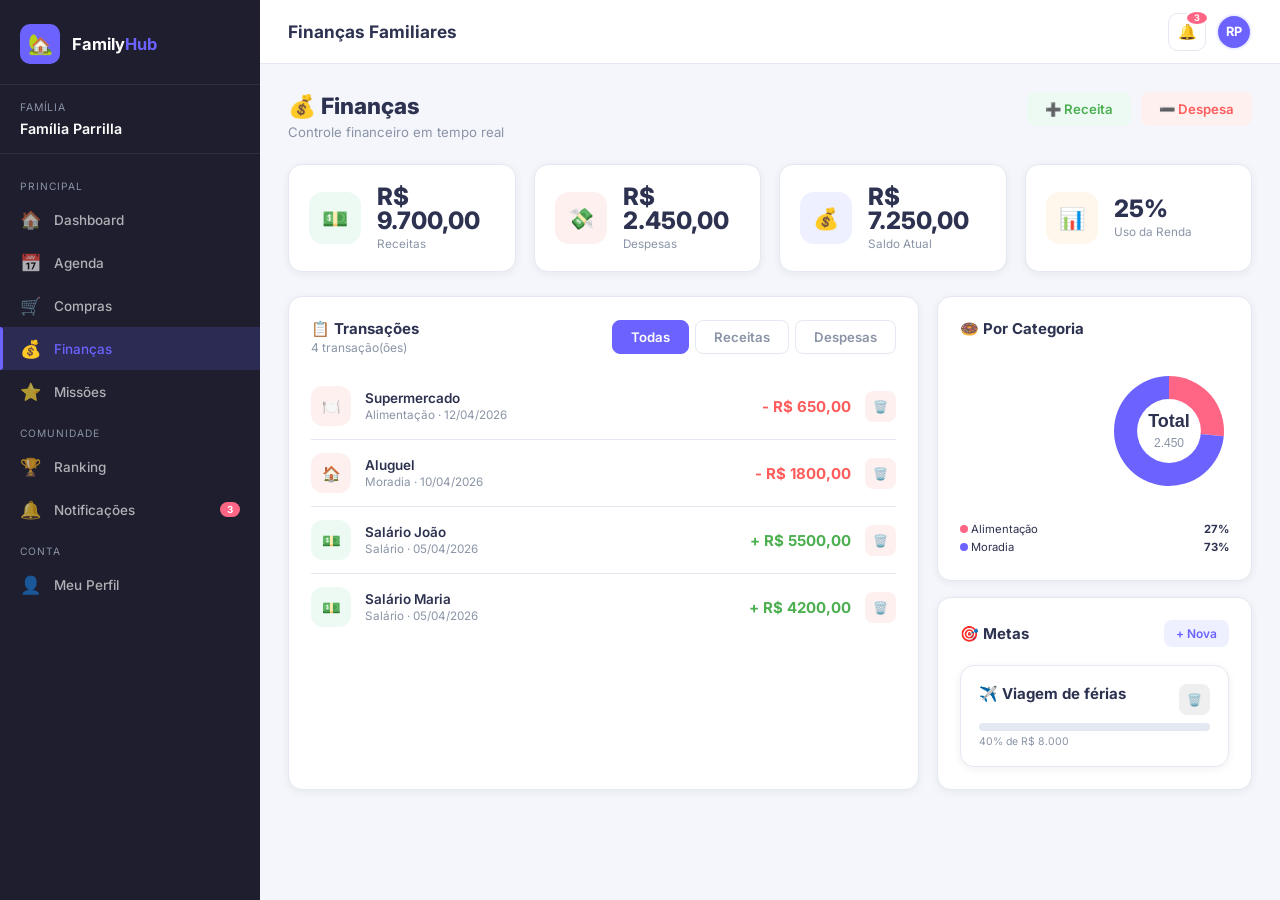
<file: familia/pages/financas.html>
<!DOCTYPE html>
<html lang="pt-BR">
<head>
  <meta charset="UTF-8">
  <meta name="viewport" content="width=device-width, initial-scale=1.0">
  <title>FamilyHub — Finanças</title>
  <link rel="stylesheet" href="../assets/css/style.css">
  <style>
    .fin-tab {
      padding: 8px 18px;
      border-radius: var(--radius-sm);
      font-size: .88rem;
      font-weight: 600;
      border: 1.5px solid var(--border);
      background: var(--card-bg);
      color: var(--text-muted);
      cursor: pointer;
      transition: all var(--transition);
    }
    .fin-tab.active { background: var(--primary); color: #fff; border-color: var(--primary); }
    .fin-tab.receita.active { background: var(--success); border-color: var(--success); }
    .fin-tab.despesa.active { background: var(--danger);  border-color: var(--danger); }

    .trans-row {
      display: flex;
      align-items: center;
      gap: 14px;
      padding: 13px 0;
      border-bottom: 1px solid var(--border);
    }
    .trans-row:last-child { border-bottom: none; }
    .trans-icon {
      width: 40px; height: 40px;
      border-radius: 12px;
      display: flex; align-items: center; justify-content: center;
      font-size: 1rem;
      flex-shrink: 0;
    }
    .trans-desc { flex: 1; }
    .trans-desc .t-name { font-size: .9rem; font-weight: 600; }
    .trans-desc .t-meta { font-size: .78rem; color: var(--text-muted); margin-top: 2px; }
    .trans-val { font-size: 1rem; font-weight: 700; min-width: 100px; text-align: right; }
    .trans-val.receita { color: var(--success); }
    .trans-val.despesa { color: var(--danger); }

    .goal-card {
      background: var(--card-bg);
      border-radius: var(--radius);
      border: 1px solid var(--border);
      padding: 18px;
      box-shadow: var(--shadow-sm);
      transition: all var(--transition);
    }
    .goal-card:hover { transform: translateY(-2px); box-shadow: var(--shadow); }
  </style>
</head>
<body>

<aside class="sidebar">
  <div class="sidebar-logo">
    <div class="logo-icon">🏡</div>
    <div class="logo-text">Family<span>Hub</span></div>
  </div>
  <div class="sidebar-family">
    <div class="family-label">Família</div>
    <div class="family-name">Família Parrilla</div>
  </div>
  <nav class="sidebar-nav">
    <div class="nav-section-label">Principal</div>
    <a href="dashboard.html" class="nav-item"><span class="nav-icon">🏠</span> Dashboard</a>
    <a href="agenda.html"    class="nav-item"><span class="nav-icon">📅</span> Agenda</a>
    <a href="compras.html"   class="nav-item"><span class="nav-icon">🛒</span> Compras</a>
    <a href="financas.html"  class="nav-item active"><span class="nav-icon">💰</span> Finanças</a>
    <a href="missoes.html"   class="nav-item"><span class="nav-icon">⭐</span> Missões</a>
    <div class="nav-section-label">Comunidade</div>
    <a href="ranking.html"      class="nav-item"><span class="nav-icon">🏆</span> Ranking</a>
    <a href="notificacoes.html" class="nav-item"><span class="nav-icon">🔔</span> Notificações <span class="nav-badge">3</span></a>
    <div class="nav-section-label">Conta</div>
    <a href="perfil.html" class="nav-item"><span class="nav-icon">👤</span> Meu Perfil</a>
  </nav>
  </nav>
</aside>

<div class="main-wrapper">
  <header class="topbar">
    <div class="topbar-title">Finanças Familiares</div>
    <div class="topbar-actions">
      <a href="notificacoes.html" class="topbar-btn">🔔 <span class="badge">3</span></a>
      <div class="topbar-avatar">RP</div>
    </div>
  </header>

  <main class="page-content">
    <div class="page-header">
      <div>
        <h1>💰 Finanças</h1>
        <p>Controle financeiro em tempo real</p>
      </div>
      <div style="display:flex;gap:10px">
        <button class="btn btn-success" onclick="openModal('modal-add-trans');setTransTipo('receita')">
          ➕ Receita
        </button>
        <button class="btn btn-danger" onclick="openModal('modal-add-trans');setTransTipo('despesa')">
          ➖ Despesa
        </button>
      </div>
    </div>

    <div class="stats-grid mb-24">
      <div class="stat-card">
        <div class="stat-icon green">💵</div>
        <div class="stat-info">
          <div class="stat-value" id="stat-receitas">R$ 0,00</div>
          <div class="stat-label">Receitas</div>
        </div>
      </div>
      <div class="stat-card">
        <div class="stat-icon red">💸</div>
        <div class="stat-info">
          <div class="stat-value" id="stat-despesas">R$ 0,00</div>
          <div class="stat-label">Despesas</div>
        </div>
      </div>
      <div class="stat-card">
        <div class="stat-icon purple">💰</div>
        <div class="stat-info">
          <div class="stat-value" id="stat-saldo">R$ 0,00</div>
          <div class="stat-label">Saldo Atual</div>
        </div>
      </div>
      <div class="stat-card">
        <div class="stat-icon orange">📊</div>
        <div class="stat-info">
          <div class="stat-value" id="stat-taxa">0%</div>
          <div class="stat-label">Uso da Renda</div>
        </div>
      </div>
    </div>

    <div class="grid-2-1">
      <div class="card">
        <div class="card-header">
          <div>
            <div class="card-title">📋 Transações</div>
            <div class="card-subtitle" id="trans-count">0 transações</div>
          </div>
          <div style="display:flex;gap:6px">
            <button class="fin-tab active" id="tab-todas" onclick="filterTrans('todas', this)">Todas</button>
            <button class="fin-tab receita" id="tab-receita" onclick="filterTrans('receita', this)">Receitas</button>
            <button class="fin-tab despesa" id="tab-despesa" onclick="filterTrans('despesa', this)">Despesas</button>
          </div>
        </div>
        <div id="trans-list"></div>
      </div>

      <div style="display:flex;flex-direction:column;gap:16px">
        <div class="card">
          <div class="card-header">
            <div class="card-title">🍩 Por Categoria</div>
          </div>
          <div style="display:flex;flex-direction:column;align-items:center;gap:16px">
            <div style="height:150px;width:150px">
              <canvas id="chart-donut"></canvas>
            </div>
            <div id="donut-legend" style="width:100%"></div>
          </div>
        </div>

        <div class="card">
          <div class="card-header">
            <div class="card-title">🎯 Metas</div>
            <button class="btn btn-secondary btn-sm" onclick="openModal('modal-add-meta')">+ Nova</button>
          </div>
          <div id="metas-list" style="display:flex;flex-direction:column;gap:14px"></div>
        </div>
      </div>
    </div>
  </main>
</div>

<div class="modal-overlay" id="modal-add-trans">
  <div class="modal" style="width:520px">
    <div class="modal-header">
      <div class="modal-title">💰 Nova Transação</div>
      <button class="modal-close" onclick="closeModal('modal-add-trans')">✕</button>
    </div>
    <div style="display:flex;gap:8px;margin-bottom:16px">
      <button class="fin-tab receita" id="btn-tipo-receita" onclick="setTransTipo('receita')" style="flex:1">✅ Receita</button>
      <button class="fin-tab despesa" id="btn-tipo-despesa" onclick="setTransTipo('despesa')" style="flex:1">❌ Despesa</button>
    </div>
    <input type="hidden" id="trans-tipo" value="receita">
    <div class="form-group">
      <label class="form-label">Descrição *</label>
      <input type="text" class="form-control" id="trans-desc">
    </div>
    <div class="form-row">
      <div class="form-group">
        <label class="form-label">Valor (R$) *</label>
        <input type="number" class="form-control" id="trans-valor" step="0.01">
      </div>
      <div class="form-group">
        <label class="form-label">Data *</label>
        <input type="date" class="form-control" id="trans-data">
      </div>
    </div>
    <div class="form-group">
      <label class="form-label">Categoria</label>
      <select class="form-control" id="trans-cat">
        <option>Salário</option><option>Extra</option><option>Moradia</option>
        <option>Alimentação</option><option>Educação</option><option>Saúde</option>
        <option>Contas</option><option>Transporte</option><option>Lazer</option><option>Outros</option>
      </select>
    </div>
    <div class="modal-footer">
      <button class="btn btn-outline" onclick="closeModal('modal-add-trans')">Cancelar</button>
      <button class="btn btn-primary" onclick="addTrans()">Salvar</button>
    </div>
  </div>
</div>

<script src="../assets/js/app.js"></script>
<script src="../assets/js/layout.js"></script>
<script>
let transactions = [
  { id:1, tipo:'receita', desc:'Salário João', valor:5500, cat:'Salário', data:'2026-04-05' },
  { id:2, tipo:'receita', desc:'Salário Maria', valor:4200, cat:'Salário', data:'2026-04-05' },
  { id:3, tipo:'despesa', desc:'Aluguel', valor:1800, cat:'Moradia', data:'2026-04-10' },
  { id:4, tipo:'despesa', desc:'Supermercado', valor:650, cat:'Alimentação', data:'2026-04-12' }
];

let metas = [
  { id:1, titulo:'Viagem de férias', valor:8000, atual:3200, prazo:'2026-12-01', icone:'✈️' }
];

let transFilter = 'todas';
const CAT_ICONS = { 'Salário':'💵','Extra':'💡','Moradia':'🏠','Alimentação':'🍽️','Educação':'📚','Saúde':'💊','Contas':'📄','Transporte':'🚗','Lazer':'🎮','Outros':'📦' };
const CAT_COLORS_FIN = { 'Moradia':'#6C63FF','Alimentação':'#FF6584','Educação':'#43C6AC','Saúde':'#FFB347','Contas':'#FF5C5C','Transporte':'#9B59B6','Lazer':'#3498DB','Outros':'#8A94A6' };

function renderAll() {
  updateStats();
  renderTrans();
  renderMetas();
  renderCharts();
}

function updateStats() {
  const receitas = transactions.filter(t => t.tipo === 'receita').reduce((a,b) => a + b.valor, 0);
  const despesas = transactions.filter(t => t.tipo === 'despesa').reduce((a,b) => a + b.valor, 0);
  const saldo = receitas - despesas;
  const taxa = receitas > 0 ? Math.round((despesas / receitas) * 100) : 0;
  
  document.getElementById('stat-receitas').textContent = 'R$ ' + receitas.toLocaleString('pt-BR', {minimumFractionDigits: 2});
  document.getElementById('stat-despesas').textContent = 'R$ ' + despesas.toLocaleString('pt-BR', {minimumFractionDigits: 2});
  document.getElementById('stat-saldo').textContent = 'R$ ' + saldo.toLocaleString('pt-BR', {minimumFractionDigits: 2});
  document.getElementById('stat-taxa').textContent = taxa + '%';
}

function renderTrans() {
  let filtered = transFilter === 'todas' ? transactions : transactions.filter(t => t.tipo === transFilter);
  document.getElementById('trans-count').textContent = `${filtered.length} transação(ões)`;
  document.getElementById('trans-list').innerHTML = filtered.sort((a,b) => new Date(b.data) - new Date(a.data)).map(t => `
    <div class="trans-row">
      <div class="trans-icon" style="background:${t.tipo==='receita'?'#EDFAF4':'#FFF0F0'};color:${t.tipo==='receita'?'var(--success)':'var(--danger)'}">${CAT_ICONS[t.cat]||'💰'}</div>
      <div class="trans-desc">
        <div class="t-name">${t.desc}</div>
        <div class="t-meta">${t.cat} · ${new Date(t.data+'T00:00:00').toLocaleDateString('pt-BR')}</div>
      </div>
      <div class="trans-val ${t.tipo}">${t.tipo==='receita'?'+':'-'} R$ ${t.valor.toFixed(2).replace('.',',')}</div>
      <button class="btn btn-danger btn-sm btn-icon" onclick="deleteTrans(${t.id})">🗑️</button>
    </div>`).join('') || '<p class="empty-state">Nenhuma transação encontrada.</p>';
}

function renderMetas() {
  document.getElementById('metas-list').innerHTML = metas.map(m => {
    const pct = Math.min(100, Math.round((m.atual / m.valor) * 100));
    return `<div class="goal-card">
      <div style="display:flex;justify-content:space-between;margin-bottom:8px">
        <span style="font-weight:700">${m.icone} ${m.titulo}</span>
        <button class="btn btn-icon btn-sm" onclick="deleteMeta(${m.id})">🗑️</button>
      </div>
      <div class="progress"><div class="progress-bar" style="width:${pct}%"></div></div>
      <div style="font-size:.7rem;margin-top:4px;color:var(--text-muted)">${pct}% de R$ ${m.valor.toLocaleString('pt-BR')}</div>
    </div>`;
  }).join('');
}

function renderCharts() {
  const despesas = transactions.filter(t => t.tipo === 'despesa');
  if(despesas.length === 0) {
      document.getElementById('donut-legend').innerHTML = '<p class="empty-state">Sem despesas para exibir.</p>';
      return;
  }
  const cats = {};
  despesas.forEach(t => { cats[t.cat] = (cats[t.cat] || 0) + t.valor; });
  const labels = Object.keys(cats);
  const values = Object.values(cats);
  const colors = labels.map(l => CAT_COLORS_FIN[l] || '#8A94A6');

  drawDonutChart('chart-donut', values, colors, labels);
  
  const total = values.reduce((a,b) => a+b, 0);
  document.getElementById('donut-legend').innerHTML = labels.map((l,i) => `
    <div style="display:flex;justify-content:space-between;font-size:.75rem;margin-bottom:4px">
      <span><i style="display:inline-block;width:8px;height:8px;background:${colors[i]};border-radius:50%"></i> ${l}</span>
      <b>${Math.round((values[i]/total)*100)}%</b>
    </div>`).join('');
}

function addTrans() {
  const desc = document.getElementById('trans-desc').value;
  const valor = parseFloat(document.getElementById('trans-valor').value);
  const data = document.getElementById('trans-data').value;
  if(!desc || !valor || !data) return;
  
  transactions.push({ 
    id: Date.now(), 
    tipo: document.getElementById('trans-tipo').value, 
    desc, 
    valor, 
    cat: document.getElementById('trans-cat').value, 
    data 
  });
  
  closeModal('modal-add-trans');
  renderAll(); // Atualiza tudo automaticamente
}

function deleteTrans(id) {
  transactions = transactions.filter(t => t.id !== id);
  renderAll(); // Recalcula saldo e gastos
}

function filterTrans(filter, btn) {
  transFilter = filter;
  document.querySelectorAll('.fin-tab').forEach(b => b.classList.remove('active'));
  btn.classList.add('active');
  renderTrans();
}

function setTransTipo(tipo) {
  document.getElementById('trans-tipo').value = tipo;
  document.getElementById('btn-tipo-receita').classList.toggle('active', tipo === 'receita');
  document.getElementById('btn-tipo-despesa').classList.toggle('active', tipo === 'despesa');
}

document.addEventListener('DOMContentLoaded', () => {
  document.getElementById('trans-data').value = new Date().toISOString().split('T')[0];
  renderAll();
});
</script>
</body>
</html>
</file>
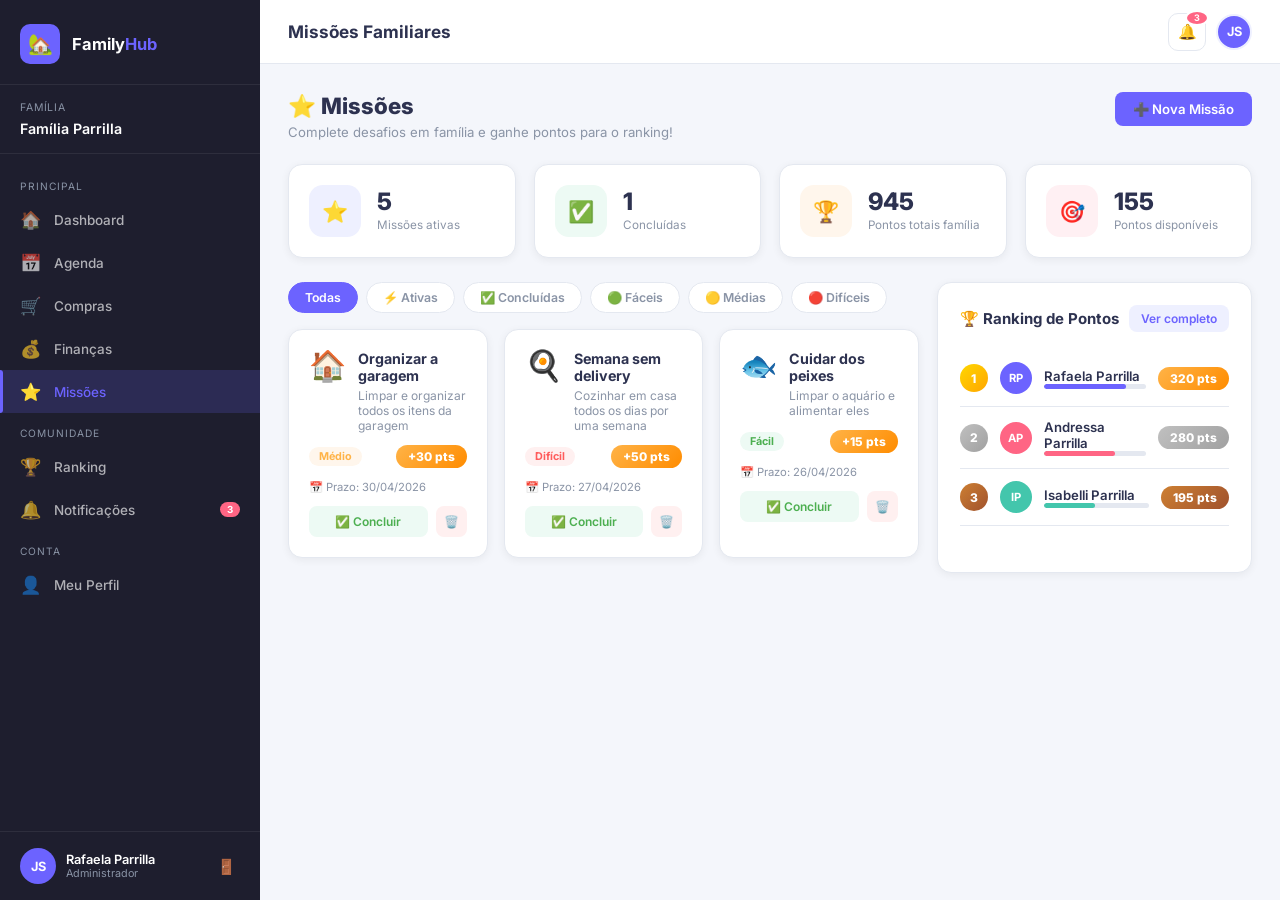
<file: familia/pages/missoes.html>
<!DOCTYPE html>
<html lang="pt-BR">
<head>
  <meta charset="UTF-8">
  <meta name="viewport" content="width=device-width, initial-scale=1.0">
  <title>FamíliaApp — Missões</title>
  
  <link rel="stylesheet" href="../assets/css/style.css">
  
  <style>
   
    /* Define que as missões ficarão em uma grade (grid) com 3 colunas de tamanhos iguais (1fr) */
    .mission-grid { display: grid; grid-template-columns: repeat(3, 1fr); gap: 16px; }
    
    /* Cartão individual de cada missão */
    .mission-full-card {
      background: var(--card-bg);
      border-radius: var(--radius);
      border: 1px solid var(--border);
      padding: 20px;
      box-shadow: var(--shadow-sm);
      transition: all var(--transition); /* Suaviza a animação de hover */
      position: relative; /* Necessário para posicionar a tag "Concluída" de forma absoluta dentro dele */
      overflow: hidden; /* Corta qualquer elemento que vazar das bordas arredondadas */
    }
    
    /* Efeito ao passar o mouse: levanta o cartão (translateY) e aumenta a sombra */
    .mission-full-card:hover { transform: translateY(-3px); box-shadow: var(--shadow); }
    
    /* Quando a missão está concluída, o cartão fica um pouco transparente */
    .mission-full-card.done { opacity: .7; }
    
    /* Adiciona uma etiqueta de "✅ Concluída" no canto superior direito do cartão usando CSS (pseudo-elemento) */
    .mission-full-card.done::after {
      content: '✅ Concluída';
      position: absolute;
      top: 12px; right: 12px;
      background: var(--success);
      color: #fff;
      font-size: .72rem;
      font-weight: 700;
      padding: 3px 10px;
      border-radius: 99px;
    }

    /* Cores das etiquetas de dificuldade (Fácil, Médio, Difícil) */
    .diff-badge.facil   { background:#EDFAF4; color:var(--success); }
    .diff-badge.medio   { background:#FFF6EC; color:var(--warning); }
    .diff-badge.dificil { background:#FFF0F0; color:var(--danger); }
    
    /* Base visual (formato de pílula) para a etiqueta de dificuldade */
    .diff-badge {
      display:inline-flex;align-items:center;
      padding:3px 10px;border-radius:99px;
      font-size:.72rem;font-weight:700;
    }

    /* Etiqueta laranja vibrante que mostra quantos pontos a missão vale */
    .pts-badge {
      background: linear-gradient(135deg, #FFB347, #FF8C00); /* Efeito degradê laranja */
      color: #fff;
      padding: 4px 12px;
      border-radius: 99px;
      font-size: .8rem;
      font-weight: 800;
    }

    /* =========================================
       ESTILOS DO MINI RANKING LATERAL
       ========================================= */
       
    /* Linha de cada usuário no ranking */
    .leaderboard-row {
      display: flex;
      align-items: center;
      gap: 12px;
      padding: 12px 0;
      border-bottom: 1px solid var(--border);
    }
    .leaderboard-row:last-child { border-bottom: none; } /* Remove a linha do último item */
    
    /* Bolinha com o número da posição (1, 2, 3...) */
    .rank-num {
      width: 28px; height: 28px;
      border-radius: 50%;
      display: flex; align-items: center; justify-content: center;
      font-size: .8rem;
      font-weight: 800;
      flex-shrink: 0;
    }
    
    /* Cores específicas para Ouro, Prata e Bronze */
    .rank-num.gold   { background: linear-gradient(135deg,#FFD700,#FFA500); color:#fff; }
    .rank-num.silver { background: linear-gradient(135deg,#C0C0C0,#A0A0A0); color:#fff; }
    .rank-num.bronze { background: linear-gradient(135deg,#CD7F32,#A0522D); color:#fff; }
    .rank-num.other  { background: var(--bg); color: var(--text-muted); }
    
    /* Barrinha de progresso do usuário no ranking */
    .xp-bar-wrap { flex:1; }
    .xp-label { display:flex;justify-content:space-between;font-size:.75rem;margin-bottom:4px; }
  </style>
</head>
<body>

<aside class="sidebar">
  <div class="sidebar-logo">
    <div class="logo-icon">🏡</div>
    <div class="logo-text">Family<span>Hub</span></div>
  </div>
  <div class="sidebar-family">
    <div class="family-label">Família</div>
    <div class="family-name" id="sb-family-name">Família Parrilla</div>
  </div>
  <nav class="sidebar-nav">
    <div class="nav-section-label">Principal</div>
    <a href="dashboard.html" class="nav-item"><span class="nav-icon">🏠</span> Dashboard</a>
    <a href="agenda.html"    class="nav-item"><span class="nav-icon">📅</span> Agenda</a>
    <a href="compras.html"   class="nav-item"><span class="nav-icon">🛒</span> Compras</a>
    <a href="financas.html"  class="nav-item"><span class="nav-icon">💰</span> Finanças</a>
    <a href="missoes.html"   class="nav-item active"><span class="nav-icon">⭐</span> Missões</a> <div class="nav-section-label">Comunidade</div>
    <a href="ranking.html"      class="nav-item"><span class="nav-icon">🏆</span> Ranking</a>
    <a href="notificacoes.html" class="nav-item"><span class="nav-icon">🔔</span> Notificações <span class="nav-badge">3</span></a>
    
    <div class="nav-section-label">Conta</div>
    <a href="perfil.html" class="nav-item"><span class="nav-icon">👤</span> Meu Perfil</a>
  </nav>
  <div class="sidebar-footer">
    <div class="sidebar-user">
      <div class="user-avatar" id="sb-avatar">JS</div>
      <div class="user-info">
        <div class="user-name" id="sb-user-name">Rafaela Parrilla</div>
        <div class="user-role">Administrador</div>
      </div>
      <button class="logout-btn" onclick="doLogout()" title="Sair">🚪</button>
    </div>
  </div>
</aside>

<div class="main-wrapper">
  <header class="topbar">
    <div class="topbar-title">Missões Familiares</div>
    <div class="topbar-actions">
      <a href="notificacoes.html" class="topbar-btn">🔔 <span class="badge">3</span></a>
      <a href="perfil.html" class="topbar-avatar" id="topbar-avatar">JS</a>
    </div>
  </header>

  <main class="page-content">

    <div class="page-header">
      <div>
        <h1>⭐ Missões</h1>
        <p>Complete desafios em família e ganhe pontos para o ranking!</p>
      </div>
      <button class="btn btn-primary" onclick="openModal('modal-nova-missao')">
        ➕ Nova Missão
      </button>
    </div>

    <div class="stats-grid mb-24">
      <div class="stat-card">
        <div class="stat-icon purple">⭐</div>
        <div class="stat-info">
          <div class="stat-value">5</div>
          <div class="stat-label">Missões ativas</div>
        </div>
      </div>
      <div class="stat-card">
        <div class="stat-icon green">✅</div>
        <div class="stat-info">
          <div class="stat-value">1</div>
          <div class="stat-label">Concluídas</div>
        </div>
      </div>
      <div class="stat-card">
        <div class="stat-icon orange">🏆</div>
        <div class="stat-info">
          <div class="stat-value">945</div>
          <div class="stat-label">Pontos totais família</div>
        </div>
      </div>
      <div class="stat-card">
        <div class="stat-icon pink">🎯</div>
        <div class="stat-info">
          <div class="stat-value">155</div>
          <div class="stat-label">Pontos disponíveis</div>
        </div>
      </div>
    </div>

    <div class="grid-2-1">

      <div>
        <div style="display:flex;gap:8px;margin-bottom:16px;flex-wrap:wrap">
          <button class="filter-btn active" onclick="filterMissions('todas', this)">Todas</button>
          <button class="filter-btn" onclick="filterMissions('ativa', this)">⚡ Ativas</button>
          <button class="filter-btn" onclick="filterMissions('concluida', this)">✅ Concluídas</button>
          <button class="filter-btn" onclick="filterMissions('facil', this)">🟢 Fáceis</button>
          <button class="filter-btn" onclick="filterMissions('medio', this)">🟡 Médias</button>
          <button class="filter-btn" onclick="filterMissions('dificil', this)">🔴 Difíceis</button>
        </div>

        <div class="mission-grid" id="missions-grid">
        </div>
      </div>

      <div style="display:flex;flex-direction:column;gap:16px">
        <div class="card">
          <div class="card-header">
            <div class="card-title">🏆 Ranking de Pontos</div>
            <a href="ranking.html" class="btn btn-secondary btn-sm">Ver completo</a>
          </div>
          <div>
            <div class="leaderboard-row">
              <div class="rank-num gold">1</div>
              <div class="user-avatar" style="width:32px;height:32px;border-radius:50%;background:var(--primary);display:flex;align-items:center;justify-content:center;font-size:.75rem;font-weight:700;color:#fff">RP</div>
              <div style="flex:1">
                <div style="font-size:.88rem;font-weight:600">Rafaela Parrilla</div>
                <div class="xp-bar-wrap">
                  <div class="progress" style="height:5px"><div class="progress-bar primary" style="width:80%"></div></div>
                </div>
              </div>
              <span class="pts-badge">320 pts</span>
            </div>
            
            <div class="leaderboard-row">
              <div class="rank-num silver">2</div>
              <div class="user-avatar" style="width:32px;height:32px;border-radius:50%;background:var(--secondary);display:flex;align-items:center;justify-content:center;font-size:.75rem;font-weight:700;color:#fff">AP</div>
              <div style="flex:1">
                <div style="font-size:.88rem;font-weight:600">Andressa Parrilla</div>
                <div class="xp-bar-wrap">
                  <div class="progress" style="height:5px"><div class="progress-bar" style="background:var(--secondary);width:70%"></div></div>
                </div>
              </div>
              <span class="pts-badge" style="background:linear-gradient(135deg,#C0C0C0,#A0A0A0)">280 pts</span>
            </div>
            
            <div class="leaderboard-row">
              <div class="rank-num bronze">3</div>
              <div class="user-avatar" style="width:32px;height:32px;border-radius:50%;background:var(--accent);display:flex;align-items:center;justify-content:center;font-size:.75rem;font-weight:700;color:#fff">IP</div>
              <div style="flex:1">
                <div style="font-size:.88rem;font-weight:600">Isabelli Parrilla</div>
                <div class="xp-bar-wrap">
                  <div class="progress" style="height:5px"><div class="progress-bar accent" style="width:49%"></div></div>
                </div>
              </div>
              <span class="pts-badge" style="background:linear-gradient(135deg,#CD7F32,#A0522D)">195 pts</span>
            </div>
            <div class="leaderboard-row">            
          </div>
        </div>
      </div>
    </div> </main>
</div>

<div class="modal-overlay" id="modal-nova-missao">
  <div class="modal" style="width:520px">
    
    <div class="modal-header">
      <div class="modal-title">⭐ Nova Missão</div>
      <button class="modal-close" onclick="closeModal('modal-nova-missao')">✕</button>
    </div>
    
    <div class="form-group">
      <label class="form-label">Título da missão *</label>
      <input type="text" class="form-control" id="mis-titulo" placeholder="Ex: Limpar o quintal">
    </div>
    <div class="form-group">
      <label class="form-label">Descrição</label>
      <textarea class="form-control" id="mis-desc" rows="3" placeholder="Descreva o que precisa ser feito..."></textarea>
    </div>
    
    <div class="form-row">
      <div class="form-group">
        <label class="form-label">Dificuldade</label>
        <select class="form-control" id="mis-dif" onchange="updatePts()">
          <option value="facil">🟢 Fácil (10–20 pts)</option>
          <option value="medio">🟡 Médio (25–40 pts)</option>
          <option value="dificil">🔴 Difícil (45–60 pts)</option>
        </select>
      </div>
      <div class="form-group">
        <label class="form-label">Pontos</label>
        <input type="number" class="form-control" id="mis-pts" value="15" min="1" max="100">
      </div>
    </div>
    
    <div class="form-row">
      <div class="form-group">
        <label class="form-label">Ícone</label>
        <input type="text" class="form-control" id="mis-icone" value="⭐" maxlength="2" placeholder="Emoji">
      </div>
      <div class="form-group">
        <label class="form-label">Prazo</label>
        <input type="date" class="form-control" id="mis-prazo">
      </div>
    </div>
    
    <div class="modal-footer">
      <button class="btn btn-outline" onclick="closeModal('modal-nova-missao')">Cancelar</button>
      <button class="btn btn-primary" onclick="addMission()">Criar Missão</button>
    </div>
  </div>
</div>

<div id="toast-container" class="toast-container"></div>

<script src="../assets/js/app.js"></script>
<script src="../assets/js/layout.js"></script>

<script>
// 1. BANCO DE DADOS SIMULADO 
let missions = [
  { id:1, titulo:'Organizar a garagem',   desc:'Limpar e organizar todos os itens da garagem',  pts:30, icone:'🏠', dif:'medio',   prazo:'2026-04-30', status:'ativa'    },
  { id:2, titulo:'Semana sem delivery',   desc:'Cozinhar em casa todos os dias por uma semana', pts:50, icone:'🍳', dif:'dificil', prazo:'2026-04-27', status:'ativa'    },
  { id:3, titulo:'Cuidar dos peixes',     desc:' Limpar o aquário e alimentar eles', pts:15, icone:'🐟', dif:'facil',   prazo:'2026-04-26', status:'ativa'    },
];

let missionFilter = 'todas'; // Guarda qual filtro (aba) está selecionado
let nextMissionId = 7;       // Controle de ID para quando criar novas missões

// Dicionários para ajudar a formatar os textos e regras de pontos baseados na dificuldade
const DIFF_LABELS = { facil:'Fácil', medio:'Médio', dificil:'Difícil' };
const PTS_RANGE   = { facil:[10,20], medio:[25,40], dificil:[45,60] };

// 2. FUNÇÃO PRINCIPAL DE RENDERIZAÇÃO
function renderMissions() {
  let filtered = missions; // Cria uma cópia da lista
  
  // Aplica as regras de filtro dependendo do botão clicado
  if (missionFilter === 'ativa' || missionFilter === 'concluida') {
    filtered = missions.filter(m => m.status === missionFilter); // Filtra por Status
  } else if (['facil','medio','dificil'].includes(missionFilter)) {
    filtered = missions.filter(m => m.dif === missionFilter); // Filtra por Dificuldade
  }

  // Se não houver missões com esse filtro, mostra mensagem de "vazio"
  if (!filtered.length) {
    document.getElementById('missions-grid').innerHTML =
      '<div class="empty-state" style="grid-column:1/-1"><div class="empty-icon">⭐</div><p>Nenhuma missão encontrada.</p></div>';
    return;
  }

  // Transforma cada objeto do array "filtered" em um bloco de código HTML
  document.getElementById('missions-grid').innerHTML = filtered.map(m => {
    
    // Verifica se a missão já está concluída para adicionar a classe visual ".done"
    const isDone = m.status === 'concluida';
    
    // Formata a data (se existir) para o padrão brasileiro DD/MM/AAAA
    const prazoStr = m.prazo ? `📅 Prazo: ${new Date(m.prazo+'T00:00:00').toLocaleDateString('pt-BR')}` : '📅 Sem prazo';
    
    // Retorna o HTML injetando as variáveis
    return `<div class="mission-full-card${isDone?' done':''}">
      <div style="display:flex;align-items:flex-start;gap:12px;margin-bottom:12px">
        <div style="font-size:2rem;line-height:1">${m.icone}</div>
        <div style="flex:1">
          <div style="font-size:.95rem;font-weight:700;margin-bottom:4px">${m.titulo}</div>
          <div style="font-size:.8rem;color:var(--text-muted)">${m.desc}</div>
        </div>
      </div>
      <div style="display:flex;align-items:center;justify-content:space-between;margin-bottom:12px">
        <span class="diff-badge ${m.dif}">${DIFF_LABELS[m.dif]}</span>
        <span class="pts-badge">+${m.pts} pts</span>
      </div>
      <div style="font-size:.75rem;color:var(--text-muted);margin-bottom:12px">${prazoStr}</div>
      <div style="display:flex;gap:8px">
        ${!isDone ? `<button class="btn btn-success btn-sm w-full" onclick="completeMission(${m.id})">✅ Concluir</button>` : ''}
        
        <button class="btn btn-danger btn-sm btn-icon" onclick="deleteMission(${m.id})" title="Excluir">🗑️</button>
      </div>
    </div>`;
  }).join(''); // Junta todos os HTMLs gerados em um só texto.
}

// 3. AÇÕES DAS MISSÕES

// Marca uma missão como concluída
function completeMission(id) {
  // Procura no array qual é a missão que tem esse ID
  const m = missions.find(m => m.id === id);
  if (!m) return; // Segurança: se não achar, para aqui.
  
  m.status = 'concluida'; // Altera o status no banco de dados
  
  // Chama o balãozinho de notificação flutuante na tela
  showToast(`Missão "${m.titulo}" concluída! +${m.pts} pts 🎉`, 'success');
  
  // Manda desenhar a lista de novo para atualizar a tela
  renderMissions();
}

// Exclui uma missão
function deleteMission(id) {
  // Substitui a lista de missões por ela mesma, excluindo apenas o item que tem esse ID
  missions = missions.filter(m => m.id !== id);
  showToast('Missão excluída.', 'danger');
  renderMissions(); // Atualiza a tela
}

// Criar uma nova missão a partir do Modal (Formulário)
function addMission() {
  // Pega o valor do campo título e remove espaços extras
  const titulo = document.getElementById('mis-titulo').value.trim();
  
  // Validação: Não permite criar se não tiver título
  if (!titulo) { showToast('Informe o título da missão.', 'warning'); return; }
  
  // Cria o novo objeto e empurra (.push) para o Array de missões
  missions.push({
    id: nextMissionId++, // Usa o ID atual e já soma +1 para a próxima
    titulo, // Atalho do JS (igual a titulo: titulo)
    desc:  document.getElementById('mis-desc').value.trim(),
    pts:   parseInt(document.getElementById('mis-pts').value) || 15,
    icone: document.getElementById('mis-icone').value || '⭐',
    dif:   document.getElementById('mis-dif').value,
    prazo: document.getElementById('mis-prazo').value || null,
    status: 'ativa' // Toda missão nova nasce ativa
  });
  
  // Fecha a janela flutuante
  closeModal('modal-nova-missao');
  
  // Limpa os inputs principais para o próximo uso
  document.getElementById('mis-titulo').value = '';
  document.getElementById('mis-desc').value   = '';
  
  showToast('Missão criada!', 'success');
  renderMissions(); // Atualiza a tela incluindo a missão nova
}

// 4. FUNÇÕES AUXILIARES

// Filtra a lista ao clicar nos botões (Todas, Ativas, etc)
function filterMissions(filter, btn) {
  missionFilter = filter; // Atualiza a variável global
  
  // Remove a classe 'active' (escura) de todos os botões de filtro
  document.querySelectorAll('.filter-btn').forEach(b => b.classList.remove('active'));
  // Coloca a classe 'active' apenas no botão que foi clicado
  btn.classList.add('active');
  
  renderMissions(); // Manda desenhar a tela filtrada
}

// Atualiza o valor sugerido de pontos no modal quando você troca a dificuldade
function updatePts() {
  const dif = document.getElementById('mis-dif').value; // Ex: 'medio'
  const [min, max] = PTS_RANGE[dif]; // Pega o [25, 40] do dicionário
  
  // Calcula a média e insere no campo de pontos. (Ex: Medio = 33)
  document.getElementById('mis-pts').value = Math.round((min + max) / 2);
}

// Executa a primeira renderização assim que o HTML termina de carregar
document.addEventListener('DOMContentLoaded', renderMissions);
</script>
</body>
</html>
</file>
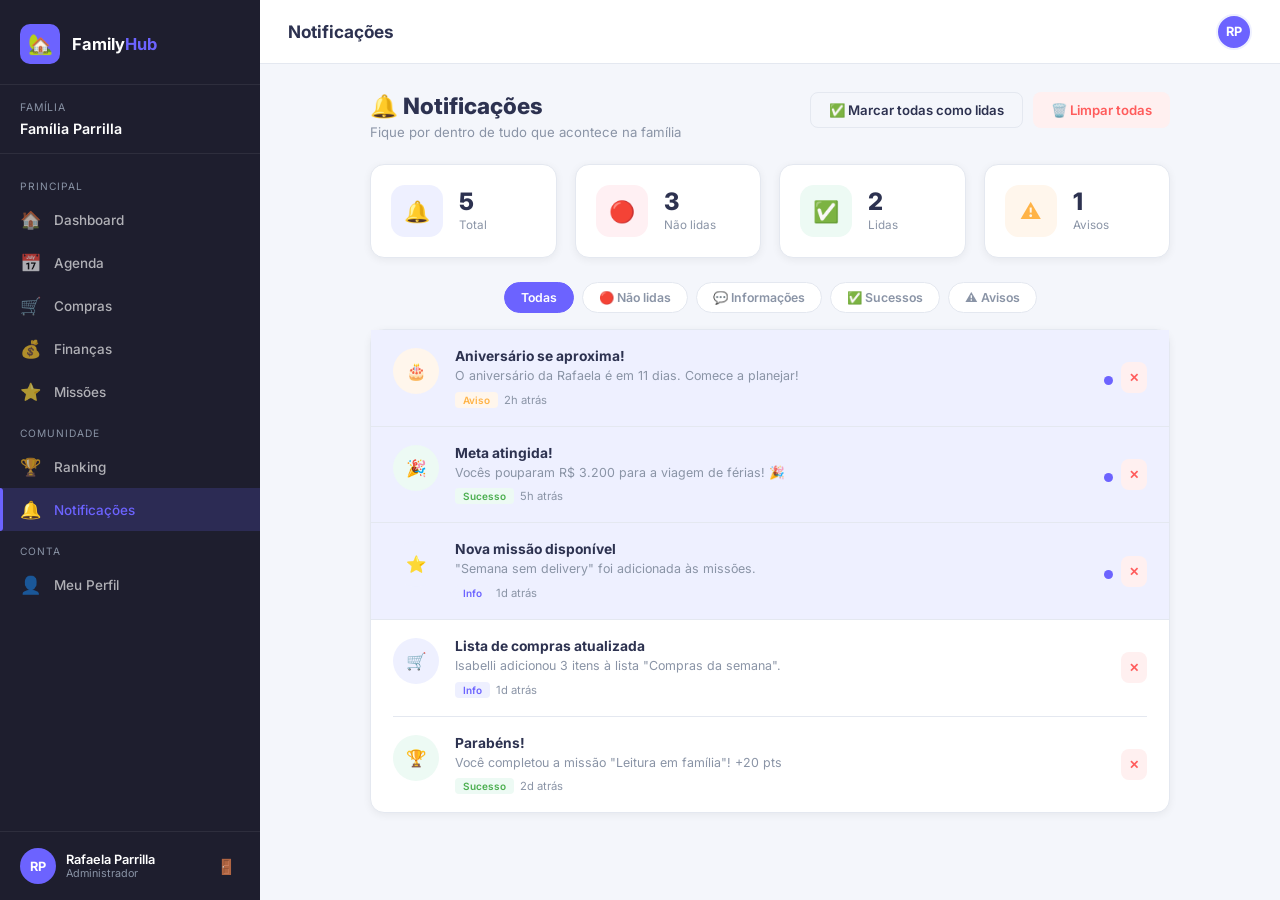
<file: familia/pages/notificacoes.html>
<!DOCTYPE html>
<html lang="pt-BR">
<head>
  <meta charset="UTF-8">
  <meta name="viewport" content="width=device-width, initial-scale=1.0">
  <title>FamíliaApp — Notificações</title>
  
  <link rel="stylesheet" href="../assets/css/style.css">
  
  <style>
    /* ESTILOS DA PÁGINA DE NOTIFICAÇÕES */

    /* Centraliza o bloco de notificações na tela e limita a largura para não distorcer em monitores ultrawide */
    .notif-container-center {
      max-width: 800px; 
      margin: 0 auto;   
    }

    /* O "quadro" branco que envolve a lista inteira */
    .notif-card {
      background: var(--card-bg);
      border-radius: var(--radius);
      border: 1px solid var(--border);
      padding: 0 22px;
      box-shadow: var(--shadow-sm);
    }

    /* Linha individual de cada notificação */
    .notif-full-item {
      display: flex; /* Flexbox permite colocar o ícone, texto e botão na mesma linha facilmente */
      gap: 16px; /* Espaço entre as colunas da linha */
      padding: 18px 0;
      border-bottom: 1px solid var(--border); /* Linha separadora entre itens */
      transition: background var(--transition); /* Efeito suave ao passar o mouse */
      cursor: pointer;
    }
    
    /* Remove a linha divisória do último item para ficar com acabamento limpo */
    .notif-full-item:last-child { border-bottom: none; }

    /* Estilo especial apenas para notificações NÃO LIDAS */
    .notif-full-item.unread {
      background: var(--primary-light);
      margin: 0 -22px; /* Margem negativa faz o fundo colorido encostar nas bordas laterais do card */
      padding: 18px 22px; /* Compensa a margem negativa devolvendo o espaçamento interno do texto */
    }

    /* Efeitos de Hover (quando o mouse passa por cima) */
    .notif-full-item:hover { background: var(--bg); }
    .notif-full-item.unread:hover { background: #dde0ff; }

    /* Bolinha onde fica o emoji/ícone */
    .notif-icon-circle {
      width: 46px; height: 46px;
      border-radius: 50%; /* 50% transforma um quadrado num círculo perfeito */
      display: flex; align-items: center; justify-content: center; /* Centraliza o emoji */
      font-size: 1.1rem;
      flex-shrink: 0; /* Impede que o círculo fique oval/espremido em telas pequenas */
    }

    /* Área do meio onde ficam os textos (Toma o espaço que sobrar) */
    .notif-content { flex: 1; }
    
    /* Textos internos da notificação */
    .notif-title-full { font-size: .92rem; font-weight: 700; }
    .notif-msg-full   { font-size: .83rem; color: var(--text-muted); margin-top: 3px; line-height: 1.5; }
    .notif-time-full  { font-size: .75rem; color: var(--text-muted); margin-top: 6px; }
    
    /* Área da direita onde ficam a bolinha azul e o botão de excluir */
    .notif-actions    { display: flex; align-items: center; gap: 8px; flex-shrink: 0; }
    
    /* Pontinho azul indicando notificação nova */
    .unread-dot {
      width: 9px; height: 9px;
      border-radius: 50%;
      background: var(--primary);
      flex-shrink: 0;
      margin-top: 6px;
    }

    /* Botões ovais de filtro (Todas, Não lidas, etc.) */
    .notif-type-tab {
      padding: 7px 16px;
      border-radius: 99px; /* Arredonda as laterais formando uma "pílula" */
      font-size: .82rem;
      font-weight: 600;
      border: 1.5px solid var(--border);
      background: var(--card-bg);
      color: var(--text-muted);
      cursor: pointer;
      transition: all var(--transition);
    }
    
    /* Cor do botão de filtro quando está selecionado */
    .notif-type-tab.active { background: var(--primary); color: #fff; border-color: var(--primary); }
  </style>
</head>
<body>

<aside class="sidebar">
  <div class="sidebar-logo">
    <div class="logo-icon">🏡</div>
    <div class="logo-text">Family<span>Hub</span></div>
  </div>
  <div class="sidebar-family">
    <div class="family-label">Família</div>
    <div class="family-name" id="sb-family-name">Família Parrilla</div>
  </div>
  <nav class="sidebar-nav">
    <div class="nav-section-label">Principal</div>
    <a href="dashboard.html" class="nav-item"><span class="nav-icon">🏠</span> Dashboard</a>
    <a href="agenda.html"    class="nav-item"><span class="nav-icon">📅</span> Agenda</a>
    <a href="compras.html"   class="nav-item"><span class="nav-icon">🛒</span> Compras</a>
    <a href="financas.html"  class="nav-item"><span class="nav-icon">💰</span> Finanças</a>
    <a href="missoes.html"   class="nav-item"><span class="nav-icon">⭐</span> Missões</a>
    <div class="nav-section-label">Comunidade</div>
    <a href="ranking.html"      class="nav-item"><span class="nav-icon">🏆</span> Ranking</a>
    <a href="notificacoes.html" class="nav-item active"><span class="nav-icon">🔔</span> Notificações</a>
    <div class="nav-section-label">Conta</div>
    <a href="perfil.html" class="nav-item"><span class="nav-icon">👤</span>Meu Perfil</a>
  </nav>
  <div class="sidebar-footer">
    <div class="sidebar-user">
      <div class="user-avatar" id="sb-avatar">RP</div>
      <div class="user-info">
        <div class="user-name" id="sb-user-name">Rafaela Parrilla</div>
        <div class="user-role">Administrador</div>
      </div>
      <button class="logout-btn" onclick="doLogout()" title="Sair">🚪</button>
    </div>
  </div>
</aside>

<div class="main-wrapper">
  <header class="topbar">
    <div class="topbar-title">Notificações</div>
    <div class="topbar-actions">
      <a href="perfil.html" class="topbar-avatar" id="topbar-avatar">RP</a>
    </div>
  </header>

  <main class="page-content">
    <div class="notif-container-center">
      
      <div class="page-header">
        <div>
          <h1>🔔 Notificações</h1>
          <p>Fique por dentro de tudo que acontece na família</p>
        </div>
        <div style="display:flex;gap:10px">
          <button class="btn btn-outline" onclick="markAllRead()">✅ Marcar todas como lidas</button>
          <button class="btn btn-danger" onclick="clearAll()">🗑️ Limpar todas</button>
        </div>
      </div>

      <div class="stats-grid mb-24">
        <div class="stat-card">
          <div class="stat-icon purple">🔔</div>
          <div class="stat-info">
            <div class="stat-value" id="stat-total">5</div>
            <div class="stat-label">Total</div>
          </div>
        </div>
        <div class="stat-card">
          <div class="stat-icon pink">🔴</div>
          <div class="stat-info">
            <div class="stat-value" id="stat-unread">3</div>
            <div class="stat-label">Não lidas</div>
          </div>
        </div>
        <div class="stat-card">
          <div class="stat-icon green">✅</div>
          <div class="stat-info">
            <div class="stat-value" id="stat-read">2</div>
            <div class="stat-label">Lidas</div>
          </div>
        </div>
        <div class="stat-card">
          <div class="stat-icon orange">⚠️</div>
          <div class="stat-info">
            <div class="stat-value" id="stat-warn">1</div>
            <div class="stat-label">Avisos</div>
          </div>
        </div>
      </div>

      <div>
        <div style="display:flex;gap:8px;margin-bottom:16px;flex-wrap:wrap;justify-content: center;">
          <button class="notif-type-tab active" onclick="filterNotifs('todas', this)">Todas</button>
          <button class="notif-type-tab" onclick="filterNotifs('nao-lidas', this)">🔴 Não lidas</button>
          <button class="notif-type-tab" onclick="filterNotifs('info', this)">💬 Informações</button>
          <button class="notif-type-tab" onclick="filterNotifs('sucesso', this)">✅ Sucessos</button>
          <button class="notif-type-tab" onclick="filterNotifs('aviso', this)">⚠️ Avisos</button>
        </div>

        <div class="notif-card" id="notif-list">
        </div>
      </div>

    </div> 
  </main>
</div>

<div id="toast-container" class="toast-container"></div>
<script src="../assets/js/app.js"></script>
<script src="../assets/js/layout.js"></script>

<script>
// 1. BANCO DE DADOS SIMULADO 
// Um array de objetos, onde cada objeto representa as informações de uma notificação.
let notifications = [
  { id:1, titulo:'Aniversário se aproxima!',   msg:'O aniversário da Rafaela é em 11 dias. Comece a planejar!', tipo:'aviso',  icone:'🎂', lida:false, tempo:'2h atrás'   },
  { id:2, titulo:'Meta atingida!',              msg:'Vocês pouparam R$ 3.200 para a viagem de férias! 🎉',    tipo:'sucesso',icone:'🎉', lida:false, tempo:'5h atrás'   },
  { id:3, titulo:'Nova missão disponível',      msg:'"Semana sem delivery" foi adicionada às missões.',        tipo:'info',   icone:'⭐', lida:false, tempo:'1d atrás'   },
  { id:4, titulo:'Lista de compras atualizada', msg:'Isabelli adicionou 3 itens à lista "Compras da semana".',    tipo:'info',   icone:'🛒', lida:true,  tempo:'1d atrás'   },
  { id:5, titulo:'Parabéns!',                   msg:'Você completou a missão "Leitura em família"! +20 pts', tipo:'sucesso',icone:'🏆', lida:true,  tempo:'2d atrás'   },
];

// Variável que guarda qual aba de filtro o usuário selecionou no momento
let notifFilter = 'todas';
let nextNotifId = 6;

// Dicionário de estilos: Relaciona o tipo da notificação a uma cor e um texto (tag)
const TYPE_STYLES = {
  info:    { bg:'#EEF0FF', color:'var(--primary)',   label:'Info'    },
  sucesso: { bg:'#EDFAF4', color:'var(--success)',   label:'Sucesso' },
  aviso:   { bg:'#FFF6EC', color:'var(--warning)',   label:'Aviso'   },
  erro:    { bg:'#FFF0F0', color:'var(--danger)',    label:'Erro'    },
};

// 2. FUNÇÃO PRINCIPAL DE RENDERIZAÇÃO
// Esta função lê o array, cria os blocos em HTML e injeta na tela.
function renderNotifs() {
  // Faz uma cópia da lista original para podermos filtrar sem perder dados
  let filtered = notifications;
  
  // Aplica a regra de filtragem dependendo de qual aba está ativa
  if (notifFilter === 'nao-lidas') {
    filtered = notifications.filter(n => !n.lida);
  } else if (notifFilter !== 'todas') {
    filtered = notifications.filter(n => n.tipo === notifFilter);
  }

  // Atualiza os contadores coloridos lá no topo
  updateStats();

  // Caso não sobre nenhuma notificação após o filtro, mostra a mensagem vazia
  if (!filtered.length) {
    document.getElementById('notif-list').innerHTML =
      '<div class="empty-state" style="padding:40px; text-align:center;"><div class="empty-icon" style="font-size:3rem">🔔</div><p>Nenhuma notificação encontrada.</p></div>';
    return; // Para a execução da função aqui
  }

  // O `.map` percorre o array e converte cada objeto num bloco de código HTML
  document.getElementById('notif-list').innerHTML = filtered.map(n => {
    
    // Puxa as cores lá do dicionário baseado no tipo (ex: 'aviso' = amarelo)
    const style = TYPE_STYLES[n.tipo] || TYPE_STYLES.info;
    
    // O bloco HTML com a injeção das variáveis (${n.variavel})
    return `<div class="notif-full-item${!n.lida?' unread':''}" onclick="markRead(${n.id})">
      <div class="notif-icon-circle" style="background:${style.bg};color:${style.color}">${n.icone}</div>
      <div class="notif-content">
        <div class="notif-title-full">${n.titulo}</div>
        <div class="notif-msg-full">${n.msg}</div>
        <div class="notif-time-full">
          <span class="badge" style="background:${style.bg};color:${style.color}; padding: 2px 8px; border-radius:4px; font-size:10px">${style.label}</span>
          &nbsp;${n.tempo}
        </div>
      </div>
      <div class="notif-actions">
        ${!n.lida ? '<div class="unread-dot"></div>' : ''}
        
        <button class="btn btn-danger btn-sm btn-icon" onclick="event.stopPropagation();deleteNotif(${n.id})" title="Excluir">✕</button>
      </div>
    </div>`;
  }).join(''); // O '.join' pega a lista de HTMLs separados e gruda num texto único.
}

// 3. FUNÇÃO QUE ATUALIZA OS CONTADORES (CARDS DO TOPO)
function updateStats() {
  const total  = notifications.length;
  const unread = notifications.filter(n => !n.lida).length;
  const read   = total - unread;
  const warn   = notifications.filter(n => n.tipo === 'aviso').length;
  
  // Altera os textos (textContent) das divs com base nos cálculos acima
  document.getElementById('stat-total').textContent  = total;
  document.getElementById('stat-unread').textContent = unread;
  document.getElementById('stat-read').textContent   = read;
  document.getElementById('stat-warn').textContent   = warn;
}

// 4. FUNÇÕES DE INTERAÇÃO DO USUÁRIO

// Marca um card específico como lido
function markRead(id) {
  // Procura o id exato dentro do array
  const n = notifications.find(n => n.id === id);
  if (n && !n.lida) { 
    n.lida = true; // Modifica o status para lido
    renderNotifs(); // Manda desenhar a tela de novo atualizada
  }
}

// Marca todas as notificações do banco de dados como lidas de uma vez
function markAllRead() {
  notifications.forEach(n => n.lida = true);
  renderNotifs();
}

// Apaga um item clicando no (X)
function deleteNotif(id) {
  // Substitui a lista inteira por ela mesma, porém filtrando (removendo) o ID selecionado
  notifications = notifications.filter(n => n.id !== id);
  renderNotifs();
}

// Apaga toda a caixa de notificações
function clearAll() {
  if (!confirm('Limpar todas as notificações?')) return;
  notifications = []; // Esvazia o Array inteiro
  renderNotifs();
}

// Quando o usuário clica nas abas ("Todas", "Não Lidas", etc)
function filterNotifs(filter, btn) {
  notifFilter = filter; // Atualiza a variável global
  
  // Remove a cor escura (active) de todos os botões de abas
  document.querySelectorAll('.notif-type-tab').forEach(b => b.classList.remove('active'));
  
  // Adiciona a cor escura apenas na aba que o usuário acabou de clicar
  btn.classList.add('active');
  
  // Manda redesenhar a lista filtrada
  renderNotifs();
}

// EVENTO INICIAL
// Quando a página acabar de carregar completamente o HTML, ele executa a função pela 1ª vez.
document.addEventListener('DOMContentLoaded', renderNotifs);
</script>
</body>
</html>
</file>
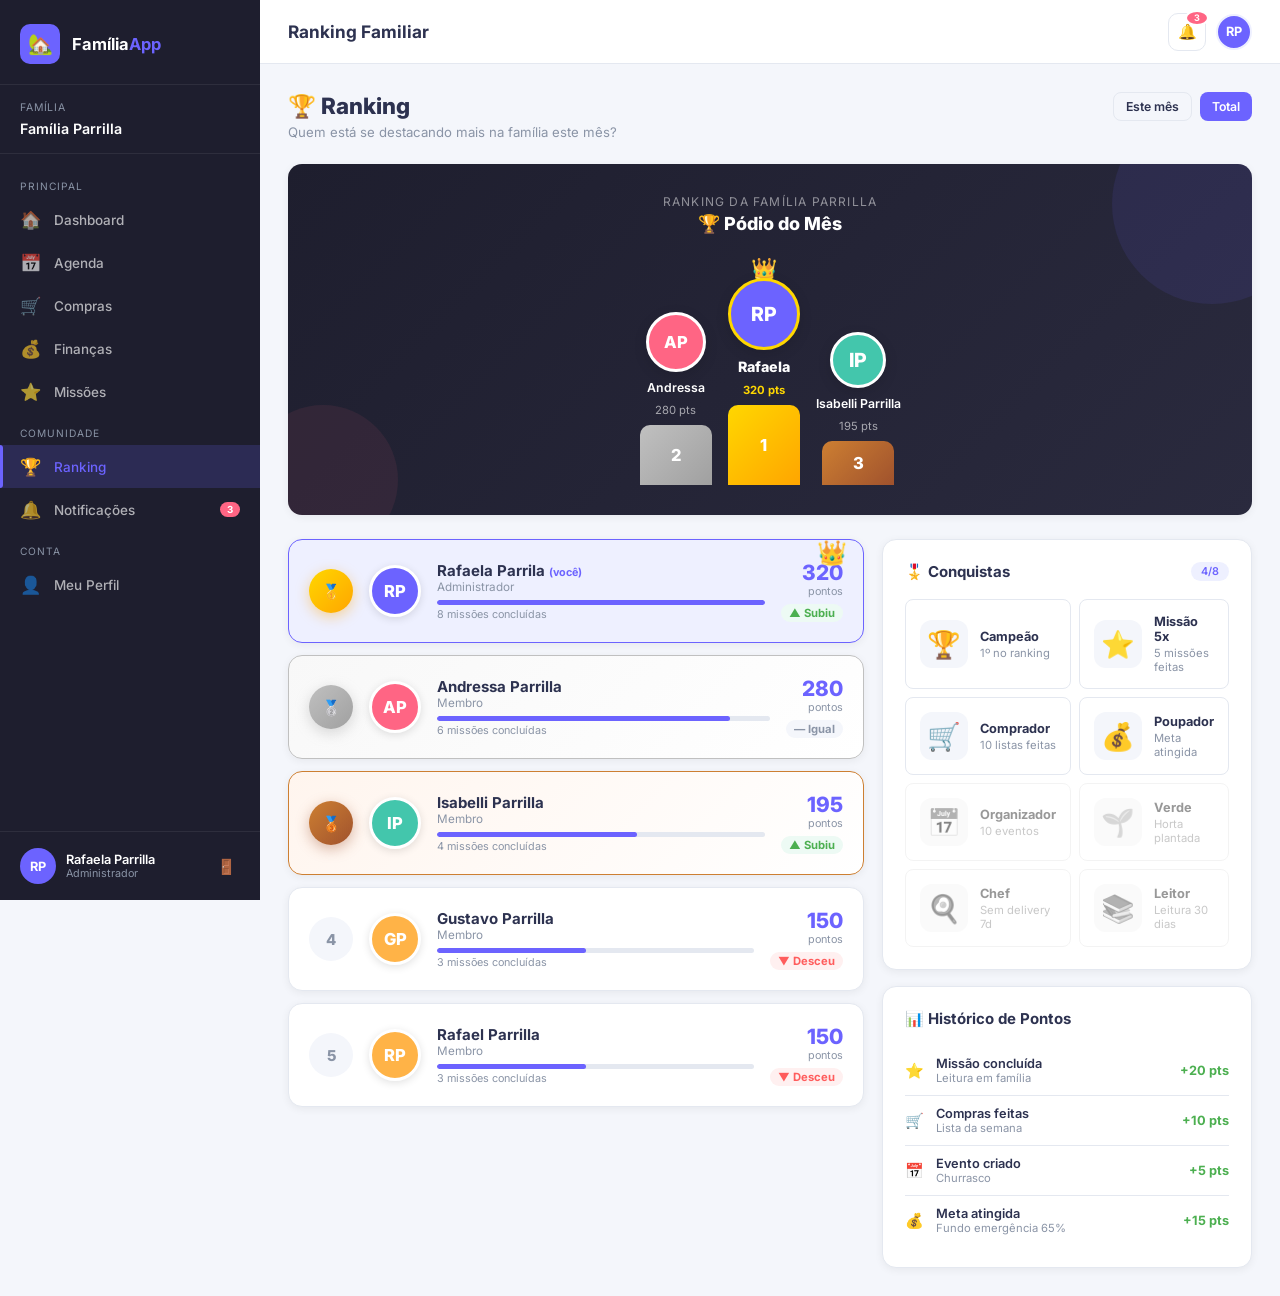
<file: familia/pages/ranking.html>
<!DOCTYPE html>
<html lang="pt-BR">
<head>
  <meta charset="UTF-8">
  <meta name="viewport" content="width=device-width, initial-scale=1.0">
  <title>FamilyHub — Ranking</title>
  <link rel="stylesheet" href="../assets/css/style.css">
  <style>
    .rank-card {
      background: var(--card-bg);
      border-radius: var(--radius);
      border: 1px solid var(--border);
      padding: 20px;
      display: flex;
      align-items: center;
      gap: 16px;
      box-shadow: var(--shadow-sm);
      transition: all var(--transition);
      position: relative;
      overflow: hidden;
    }
    .rank-card:hover { transform: translateY(-2px); box-shadow: var(--shadow); }
    .rank-card.first  { border-color: #FFD700; background: linear-gradient(135deg, #FFFBEA, #fff); }
    .rank-card.second { border-color: #C0C0C0; background: linear-gradient(135deg, #F8F8F8, #fff); }
    .rank-card.third  { border-color: #CD7F32; background: linear-gradient(135deg, #FFF5EE, #fff); }
    .rank-card.me     { border-color: var(--primary); background: var(--primary-light); }
    .rank-num-big {
      width: 44px; height: 44px;
      border-radius: 50%;
      display: flex; align-items: center; justify-content: center;
      font-size: 1rem;
      font-weight: 800;
      flex-shrink: 0;
    }
    .rank-num-big.gold   { background: linear-gradient(135deg,#FFD700,#FFA500); color:#fff; box-shadow:0 4px 14px rgba(255,165,0,.4); }
    .rank-num-big.silver { background: linear-gradient(135deg,#C0C0C0,#A0A0A0); color:#fff; box-shadow:0 4px 14px rgba(160,160,160,.4); }
    .rank-num-big.bronze { background: linear-gradient(135deg,#CD7F32,#A0522D); color:#fff; box-shadow:0 4px 14px rgba(160,82,45,.4); }
    .rank-num-big.other  { background: var(--bg); color: var(--text-muted); }
    .rank-avatar-big {
      width: 52px; height: 52px;
      border-radius: 50%;
      display: flex; align-items: center; justify-content: center;
      font-size: 1.1rem;
      font-weight: 800;
      color: #fff;
      flex-shrink: 0;
      border: 3px solid #fff;
      box-shadow: 0 2px 8px rgba(0,0,0,.12);
    }
    .rank-info { flex: 1; }
    .rank-name { font-size: 1rem; font-weight: 700; }
    .rank-role { font-size: .78rem; color: var(--text-muted); }
    .rank-pts-big {
      font-size: 1.4rem;
      font-weight: 800;
      color: var(--primary);
    }
    .rank-pts-label { font-size: .72rem; color: var(--text-muted); text-align: right; }
    .rank-change {
      font-size: .75rem;
      font-weight: 700;
      padding: 2px 8px;
      border-radius: 99px;
    }
    .rank-change.up   { background: #EDFAF4; color: var(--success); }
    .rank-change.down { background: #FFF0F0; color: var(--danger); }
    .rank-change.same { background: var(--bg); color: var(--text-muted); }
    .crown-badge {
      position: absolute;
      top: -2px; right: 16px;
      font-size: 1.6rem;
    }
    .achievement-card {
      background: var(--card-bg);
      border-radius: var(--radius-sm);
      border: 1px solid var(--border);
      padding: 14px;
      display: flex;
      align-items: center;
      gap: 12px;
      transition: all var(--transition);
    }
    .achievement-card:hover { border-color: var(--primary); }
    .achievement-card.locked { opacity: .5; filter: grayscale(1); }
    .ach-icon {
      font-size: 1.8rem;
      width: 48px; height: 48px;
      display: flex; align-items: center; justify-content: center;
      background: var(--bg);
      border-radius: 12px;
      flex-shrink: 0;
    }
    .ach-info .ach-name { font-size: .85rem; font-weight: 700; }
    .ach-info .ach-desc { font-size: .75rem; color: var(--text-muted); margin-top: 2px; }
    .history-row {
      display: flex;
      align-items: center;
      gap: 12px;
      padding: 10px 0;
      border-bottom: 1px solid var(--border);
      font-size: .85rem;
    }
    .history-row:last-child { border-bottom: none; }
  </style>
</head>
<body>

<!-- SIDEBAR -->
<aside class="sidebar">
  <div class="sidebar-logo">
    <div class="logo-icon">🏡</div>
    <div class="logo-text">Família<span>App</span></div>
  </div>
  <div class="sidebar-family">
    <div class="family-label">Família</div>
    <div class="family-name" id="sb-family-name">Família Parrilla</div>
  </div>
  <nav class="sidebar-nav">
    <div class="nav-section-label">Principal</div>
    <a href="dashboard.html" class="nav-item"><span class="nav-icon">🏠</span> Dashboard</a>
    <a href="agenda.html"    class="nav-item"><span class="nav-icon">📅</span> Agenda</a>
    <a href="compras.html"   class="nav-item"><span class="nav-icon">🛒</span> Compras</a>
    <a href="financas.html"  class="nav-item"><span class="nav-icon">💰</span> Finanças</a>
    <a href="missoes.html"   class="nav-item"><span class="nav-icon">⭐</span> Missões</a>
    <div class="nav-section-label">Comunidade</div>
    <a href="ranking.html"      class="nav-item active"><span class="nav-icon">🏆</span> Ranking</a>
    <a href="notificacoes.html" class="nav-item"><span class="nav-icon">🔔</span> Notificações <span class="nav-badge">3</span></a>
    <div class="nav-section-label">Conta</div>
    <a href="perfil.html" class="nav-item"><span class="nav-icon">👤</span> Meu Perfil</a>
  </nav>
  <div class="sidebar-footer">
    <div class="sidebar-user">
      <div class="user-avatar" id="sb-avatar">RP</div>
      <div class="user-info">
        <div class="user-name" id="sb-user-name">Rafaela Parrilla</div>
        <div class="user-role">Administrador</div>
      </div>
      <button class="logout-btn" onclick="doLogout()" title="Sair">🚪</button>
    </div>
  </div>
</aside>

<!-- MAIN -->
<div class="main-wrapper">
  <header class="topbar">
    <div class="topbar-title">Ranking Familiar</div>
    <div class="topbar-actions">
      <a href="notificacoes.html" class="topbar-btn">🔔 <span class="badge">3</span></a>
      <a href="perfil.html" class="topbar-avatar" id="topbar-avatar">RP</a>
    </div>
  </header>

  <main class="page-content">

    <div class="page-header">
      <div>
        <h1>🏆 Ranking</h1>
        <p>Quem está se destacando mais na família este mês?</p>
      </div>
      <div style="display:flex;gap:8px">
        <button class="btn btn-outline btn-sm" id="btn-period-mes"  onclick="setPeriod('mes', this)"  style="font-size:.82rem">Este mês</button>
        <button class="btn btn-primary btn-sm" id="btn-period-total" onclick="setPeriod('total', this)" style="font-size:.82rem">Total</button>
      </div>
    </div>

    <!-- Pódio -->
    <div class="card mb-24" style="background:linear-gradient(135deg,#1E1E2E,#2A2A3E);border:none;overflow:hidden;position:relative">
      <div style="position:absolute;top:-60px;right:-60px;width:200px;height:200px;border-radius:50%;background:rgba(108,99,255,.1)"></div>
      <div style="position:absolute;bottom:-40px;left:-40px;width:150px;height:150px;border-radius:50%;background:rgba(255,101,132,.08)"></div>

      <div style="text-align:center;padding:8px 0 20px;position:relative">
        <div style="font-size:.8rem;text-transform:uppercase;letter-spacing:.1em;color:rgba(255,255,255,.5);margin-bottom:4px">Ranking da Família Parrilla</div>
        <div style="font-size:1.2rem;font-weight:800;color:#fff">🏆 Pódio do Mês</div>
      </div>

      <div class="rank-podium" style="position:relative">
        <!-- 2º lugar -->
        <div class="podium-item">
          <div style="position:relative">
            <div class="podium-avatar" style="background:var(--secondary);width:60px;height:60px;font-size:1.1rem">AP</div>
          </div>
          <div class="podium-name" style="color:#fff">Andressa</div>
          <div class="podium-pts" style="color:rgba(255,255,255,.6)">280 pts</div>
          <div class="podium-block second">2</div>
        </div>

        <!-- 1º lugar -->
        <div class="podium-item">
          <div style="position:relative">
            <div style="position:absolute;top:-22px;left:50%;transform:translateX(-50%);font-size:1.4rem">👑</div>
            <div class="podium-avatar" style="background:var(--primary);width:72px;height:72px;font-size:1.3rem;border:3px solid #FFD700">RP</div>
          </div>
          <div class="podium-name" style="color:#fff;font-size:.95rem;font-weight:800">Rafaela</div>
          <div class="podium-pts" style="color:#FFD700;font-weight:700">320 pts</div>
          <div class="podium-block first">1</div>
        </div>

        <!-- 3º lugar -->
        <div class="podium-item">
          <div class="podium-avatar" style="background:var(--accent)">IP</div>
          <div class="podium-name" style="color:#fff">Isabelli Parrilla</div>
          <div class="podium-pts" style="color:rgba(255,255,255,.6)">195 pts</div>
          <div class="podium-block third">3</div>
        </div>
      </div>
    </div>

    <div class="grid-2-1">

      <!-- Lista completa -->
      <div>
        <div style="display:flex;flex-direction:column;gap:12px" id="ranking-list">
          <!-- Gerado via JS -->
        </div>
      </div>

      <!-- Painel lateral -->
      <div style="display:flex;flex-direction:column;gap:16px">

        <!-- Conquistas -->
        <div class="card">
          <div class="card-header">
            <div class="card-title">🎖️ Conquistas</div>
            <span class="badge badge-primary">4/8</span>
          </div>
          <div style="display:grid;grid-template-columns:1fr 1fr;gap:8px" id="achievements-grid">
            <!-- Gerado via JS -->
          </div>
        </div>

        <!-- Histórico de pontos -->
        <div class="card">
          <div class="card-header">
            <div class="card-title">📊 Histórico de Pontos</div>
          </div>
          <div>
            <div class="history-row">
              <span style="font-size:1rem">⭐</span>
              <div style="flex:1"><div style="font-weight:600">Missão concluída</div><div style="font-size:.75rem;color:var(--text-muted)">Leitura em família</div></div>
              <span style="color:var(--success);font-weight:700">+20 pts</span>
            </div>
            <div class="history-row">
              <span style="font-size:1rem">🛒</span>
              <div style="flex:1"><div style="font-weight:600">Compras feitas</div><div style="font-size:.75rem;color:var(--text-muted)">Lista da semana</div></div>
              <span style="color:var(--success);font-weight:700">+10 pts</span>
            </div>
            <div class="history-row">
              <span style="font-size:1rem">📅</span>
              <div style="flex:1"><div style="font-weight:600">Evento criado</div><div style="font-size:.75rem;color:var(--text-muted)">Churrasco</div></div>
              <span style="color:var(--success);font-weight:700">+5 pts</span>
            </div>
            <div class="history-row">
              <span style="font-size:1rem">💰</span>
              <div style="flex:1"><div style="font-weight:600">Meta atingida</div><div style="font-size:.75rem;color:var(--text-muted)">Fundo emergência 65%</div></div>
              <span style="color:var(--success);font-weight:700">+15 pts</span>
            </div>
          </div>
        </div>
      </div>
    </div>

  </main>
</div>

<div id="toast-container" class="toast-container"></div>
<script src="../assets/js/app.js"></script>
<script src="../assets/js/layout.js"></script>
<script>
const members = [
  { id:1, nome:'Rafaela Parrila',  iniciais:'RP', pts:320, pts_mes:120, papel:'Administrador', cor:'var(--primary)',   missoes:8, change:'up'   },
  { id:2, nome:'Andressa Parrilla', iniciais:'AP', pts:280, pts_mes:95,  papel:'Membro',        cor:'var(--secondary)', missoes:6, change:'same' },
  { id:3, nome:'Isabelli Parrilla', iniciais:'IP', pts:195, pts_mes:80,  papel:'Membro',        cor:'var(--accent)',    missoes:4, change:'up'   },
  { id:4, nome:'Gustavo Parrilla',   iniciais:'GP', pts:150, pts_mes:60,  papel:'Membro',        cor:'var(--warning)',   missoes:3, change:'down' },
  { id:4, nome:'Rafael Parrilla',   iniciais:'RP', pts:150, pts_mes:60,  papel:'Membro',        cor:'var(--warning)',   missoes:3, change:'down' },
];

const achievements = [
  { icone:'🏆', nome:'Campeão',       desc:'1º no ranking',   desbloqueada:true  },
  { icone:'⭐', nome:'Missão 5x',     desc:'5 missões feitas', desbloqueada:true  },
  { icone:'🛒', nome:'Comprador',     desc:'10 listas feitas', desbloqueada:true  },
  { icone:'💰', nome:'Poupador',      desc:'Meta atingida',    desbloqueada:true  },
  { icone:'📅', nome:'Organizador',   desc:'10 eventos',       desbloqueada:false },
  { icone:'🌱', nome:'Verde',         desc:'Horta plantada',   desbloqueada:false },
  { icone:'🍳', nome:'Chef',          desc:'Sem delivery 7d',  desbloqueada:false },
  { icone:'📚', nome:'Leitor',        desc:'Leitura 30 dias',  desbloqueada:false },
];

let period = 'total';

const rankClasses = ['first','second','third','',''];
const numClasses  = ['gold','silver','bronze','other','other'];
const medals      = ['🥇','🥈','🥉','4','5'];

function renderRanking() {
  const sorted = [...members].sort((a,b) =>
    period === 'mes' ? b.pts_mes - a.pts_mes : b.pts - a.pts
  );

  document.getElementById('ranking-list').innerHTML = sorted.map((m, i) => {
    const pts = period === 'mes' ? m.pts_mes : m.pts;
    const maxPts = period === 'mes' ? sorted[0].pts_mes : sorted[0].pts;
    const pct = Math.round((pts / maxPts) * 100);
    const changeLabel = m.change === 'up' ? '▲ Subiu' : m.change === 'down' ? '▼ Desceu' : '— Igual';
    const isMe = m.id === 1;

    return `<div class="rank-card ${rankClasses[i]}${isMe?' me':''}">
      ${i === 0 ? '<div class="crown-badge">👑</div>' : ''}
      <div class="rank-num-big ${numClasses[i]}">${medals[i]}</div>
      <div class="rank-avatar-big" style="background:${m.cor}">${m.iniciais}</div>
      <div class="rank-info">
        <div class="rank-name">${m.nome}${isMe?' <span style="font-size:.72rem;color:var(--primary)">(você)</span>':''}</div>
        <div class="rank-role">${m.papel}</div>
        <div style="margin-top:6px">
          <div class="progress" style="height:5px">
            <div class="progress-bar primary" style="width:${pct}%"></div>
          </div>
        </div>
        <div style="font-size:.72rem;color:var(--text-muted);margin-top:3px">${m.missoes} missões concluídas</div>
      </div>
      <div style="text-align:right">
        <div class="rank-pts-big">${pts}</div>
        <div class="rank-pts-label">pontos</div>
        <div class="rank-change ${m.change}" style="margin-top:6px">${changeLabel}</div>
      </div>
    </div>`;
  }).join('');
}

function renderAchievements() {
  document.getElementById('achievements-grid').innerHTML = achievements.map(a =>
    `<div class="achievement-card${!a.desbloqueada?' locked':''}">
      <div class="ach-icon">${a.icone}</div>
      <div class="ach-info">
        <div class="ach-name">${a.nome}</div>
        <div class="ach-desc">${a.desc}</div>
      </div>
    </div>`
  ).join('');
}

function setPeriod(p, btn) {
  period = p;
  document.querySelectorAll('[id^="btn-period"]').forEach(b => {
    b.className = 'btn btn-outline btn-sm';
    b.style.fontSize = '.82rem';
  });
  btn.className = 'btn btn-primary btn-sm';
  btn.style.fontSize = '.82rem';
  renderRanking();
}

document.addEventListener('DOMContentLoaded', () => {
  renderRanking();
  renderAchievements();
});
</script>
</body>
</html>
</file>
<file: familia/assets/css/style.css>
/* ============================================================
   FAMILIA MANAGER — CSS GLOBAL
   ============================================================ */

@import url('https://fonts.googleapis.com/css2?family=Inter:wght@300;400;500;600;700;800&display=swap');

:root {
  --primary:        #6C63FF;
  --primary-dark:   #5A52D5;
  --primary-light:  #EEF0FF;
  --secondary:      #FF6584;
  --accent:         #43C6AC;
  --warning:        #FFB347;
  --danger:         #FF5C5C;
  --success:        #4CAF50;

  --bg:             #F4F6FB;
  --sidebar-bg:     #1E1E2E;
  --sidebar-hover:  #2A2A3E;
  --card-bg:        #FFFFFF;
  --border:         #E4E8F0;
  --text:           #2D3250;
  --text-muted:     #8A94A6;
  --text-light:     #FFFFFF;

  --sidebar-w:      260px;
  --topbar-h:       64px;
  --radius:         14px;
  --radius-sm:      8px;
  --shadow:         0 4px 24px rgba(108,99,255,.10);
  --shadow-sm:      0 2px 8px rgba(0,0,0,.06);
  --transition:     .22s ease;
}

*, *::before, *::after { box-sizing: border-box; margin: 0; padding: 0; }

html { font-size: 15px; scroll-behavior: smooth; }

body {
  font-family: 'Inter', sans-serif;
  background: var(--bg);
  color: var(--text);
  min-height: 100vh;
  display: flex;
}

a { text-decoration: none; color: inherit; }
ul, ol { list-style: none; }
button { cursor: pointer; font-family: inherit; }
input, select, textarea { font-family: inherit; }

/* ============================================================
   SCROLLBAR
   ============================================================ */
::-webkit-scrollbar { width: 6px; height: 6px; }
::-webkit-scrollbar-track { background: transparent; }
::-webkit-scrollbar-thumb { background: #CBD0E0; border-radius: 99px; }
::-webkit-scrollbar-thumb:hover { background: var(--primary); }

/* ============================================================
   SIDEBAR
   ============================================================ */
.sidebar {
  width: var(--sidebar-w);
  background: var(--sidebar-bg);
  min-height: 100vh;
  position: fixed;
  top: 0; left: 0;
  display: flex;
  flex-direction: column;
  z-index: 100;
  transition: width var(--transition);
  overflow: hidden;
}

.sidebar-logo {
  display: flex;
  align-items: center;
  gap: 12px;
  padding: 24px 20px 20px;
  border-bottom: 1px solid rgba(255,255,255,.07);
}

.sidebar-logo .logo-icon {
  width: 40px; height: 40px;
  background: var(--primary);
  border-radius: 10px;
  display: flex; align-items: center; justify-content: center;
  font-size: 20px;
  flex-shrink: 0;
}

.sidebar-logo .logo-text {
  font-size: 1.1rem;
  font-weight: 700;
  color: #fff;
  white-space: nowrap;
}

.sidebar-logo .logo-text span {
  color: var(--primary);
}

.sidebar-family {
  padding: 16px 20px;
  border-bottom: 1px solid rgba(255,255,255,.07);
}

.sidebar-family .family-label {
  font-size: .7rem;
  text-transform: uppercase;
  letter-spacing: .08em;
  color: var(--text-muted);
  margin-bottom: 6px;
}

.sidebar-family .family-name {
  font-size: .95rem;
  font-weight: 600;
  color: #fff;
}

.sidebar-nav {
  flex: 1;
  padding: 12px 0;
  overflow-y: auto;
}

.nav-section-label {
  font-size: .68rem;
  text-transform: uppercase;
  letter-spacing: .1em;
  color: var(--text-muted);
  padding: 14px 20px 6px;
}

.nav-item {
  display: flex;
  align-items: center;
  gap: 12px;
  padding: 11px 20px;
  color: rgba(255,255,255,.65);
  font-size: .9rem;
  font-weight: 500;
  border-radius: 0;
  transition: all var(--transition);
  position: relative;
  white-space: nowrap;
}

.nav-item:hover {
  background: var(--sidebar-hover);
  color: #fff;
}

.nav-item.active {
  background: rgba(108,99,255,.18);
  color: var(--primary);
}

.nav-item.active::before {
  content: '';
  position: absolute;
  left: 0; top: 0; bottom: 0;
  width: 3px;
  background: var(--primary);
  border-radius: 0 4px 4px 0;
}

.nav-item .nav-icon {
  font-size: 1.15rem;
  width: 22px;
  text-align: center;
  flex-shrink: 0;
}

.nav-item .nav-badge {
  margin-left: auto;
  background: var(--secondary);
  color: #fff;
  font-size: .65rem;
  font-weight: 700;
  padding: 2px 7px;
  border-radius: 99px;
  min-width: 20px;
  text-align: center;
}

.sidebar-footer {
  padding: 16px 20px;
  border-top: 1px solid rgba(255,255,255,.07);
}

.sidebar-user {
  display: flex;
  align-items: center;
  gap: 10px;
}

.sidebar-user .user-avatar {
  width: 36px; height: 36px;
  border-radius: 50%;
  object-fit: cover;
  background: var(--primary);
  display: flex; align-items: center; justify-content: center;
  font-weight: 700;
  color: #fff;
  font-size: .85rem;
  flex-shrink: 0;
  overflow: hidden;
}

.sidebar-user .user-info { flex: 1; min-width: 0; }
.sidebar-user .user-name {
  font-size: .85rem;
  font-weight: 600;
  color: #fff;
  white-space: nowrap;
  overflow: hidden;
  text-overflow: ellipsis;
}
.sidebar-user .user-role {
  font-size: .72rem;
  color: var(--text-muted);
}

.sidebar-user .logout-btn {
  background: none;
  border: none;
  color: var(--text-muted);
  font-size: 1rem;
  padding: 4px;
  border-radius: 6px;
  transition: color var(--transition);
}
.sidebar-user .logout-btn:hover { color: var(--danger); }

/* ============================================================
   MAIN CONTENT
   ============================================================ */
.main-wrapper {
  margin-left: var(--sidebar-w);
  flex: 1;
  display: flex;
  flex-direction: column;
  min-height: 100vh;
}

/* TOPBAR */
.topbar {
  height: var(--topbar-h);
  background: var(--card-bg);
  border-bottom: 1px solid var(--border);
  display: flex;
  align-items: center;
  padding: 0 28px;
  gap: 16px;
  position: sticky;
  top: 0;
  z-index: 50;
}

.topbar-title {
  font-size: 1.15rem;
  font-weight: 700;
  color: var(--text);
  flex: 1;
}

.topbar-search {
  display: flex;
  align-items: center;
  background: var(--bg);
  border: 1px solid var(--border);
  border-radius: 99px;
  padding: 7px 16px;
  gap: 8px;
  width: 240px;
}

.topbar-search input {
  border: none;
  background: none;
  outline: none;
  font-size: .88rem;
  color: var(--text);
  width: 100%;
}

.topbar-search .search-icon { color: var(--text-muted); font-size: .9rem; }

.topbar-actions {
  display: flex;
  align-items: center;
  gap: 10px;
}

.topbar-btn {
  width: 38px; height: 38px;
  border-radius: 10px;
  border: 1px solid var(--border);
  background: var(--card-bg);
  display: flex; align-items: center; justify-content: center;
  font-size: 1rem;
  color: var(--text-muted);
  transition: all var(--transition);
  position: relative;
}

.topbar-btn:hover { background: var(--primary-light); color: var(--primary); border-color: var(--primary); }

.topbar-btn .badge {
  position: absolute;
  top: -4px; right: -4px;
  width: 16px; height: 16px;
  background: var(--secondary);
  border-radius: 50%;
  font-size: .6rem;
  font-weight: 700;
  color: #fff;
  display: flex; align-items: center; justify-content: center;
  border: 2px solid #fff;
}

.topbar-avatar {
  width: 36px; height: 36px;
  border-radius: 50%;
  object-fit: cover;
  background: var(--primary);
  display: flex; align-items: center; justify-content: center;
  font-weight: 700;
  color: #fff;
  font-size: .85rem;
  cursor: pointer;
  overflow: hidden;
  border: 2px solid var(--primary-light);
}

/* PAGE CONTENT */
.page-content {
  flex: 1;
  padding: 28px;
  overflow-y: auto;
}

/* ============================================================
   CARDS
   ============================================================ */
.card {
  background: var(--card-bg);
  border-radius: var(--radius);
  border: 1px solid var(--border);
  box-shadow: var(--shadow-sm);
  padding: 22px;
}

.card-header {
  display: flex;
  align-items: center;
  justify-content: space-between;
  margin-bottom: 18px;
}

.card-title {
  font-size: 1rem;
  font-weight: 700;
  color: var(--text);
}

.card-subtitle {
  font-size: .8rem;
  color: var(--text-muted);
  margin-top: 2px;
}

/* ============================================================
   STAT CARDS
   ============================================================ */
.stats-grid {
  display: grid;
  grid-template-columns: repeat(4, 1fr);
  gap: 18px;
  margin-bottom: 24px;
}

.stat-card {
  background: var(--card-bg);
  border-radius: var(--radius);
  border: 1px solid var(--border);
  padding: 20px;
  display: flex;
  align-items: center;
  gap: 16px;
  box-shadow: var(--shadow-sm);
  transition: transform var(--transition), box-shadow var(--transition);
}

.stat-card:hover {
  transform: translateY(-2px);
  box-shadow: var(--shadow);
}

.stat-icon {
  width: 52px; height: 52px;
  border-radius: 14px;
  display: flex; align-items: center; justify-content: center;
  font-size: 1.4rem;
  flex-shrink: 0;
}

.stat-icon.purple  { background: #EEF0FF; color: var(--primary); }
.stat-icon.pink    { background: #FFF0F3; color: var(--secondary); }
.stat-icon.green   { background: #EDFAF4; color: var(--accent); }
.stat-icon.orange  { background: #FFF6EC; color: var(--warning); }
.stat-icon.red     { background: #FFF0F0; color: var(--danger); }

.stat-info .stat-value {
  font-size: 1.6rem;
  font-weight: 800;
  color: var(--text);
  line-height: 1;
}

.stat-info .stat-label {
  font-size: .78rem;
  color: var(--text-muted);
  margin-top: 4px;
}

.stat-info .stat-change {
  font-size: .75rem;
  font-weight: 600;
  margin-top: 4px;
}

.stat-change.up   { color: var(--success); }
.stat-change.down { color: var(--danger); }

/* ============================================================
   GRID LAYOUTS
   ============================================================ */
.grid-2 { display: grid; grid-template-columns: 1fr 1fr; gap: 18px; }
.grid-3 { display: grid; grid-template-columns: 1fr 1fr 1fr; gap: 18px; }
.grid-2-1 { display: grid; grid-template-columns: 2fr 1fr; gap: 18px; }
.grid-1-2 { display: grid; grid-template-columns: 1fr 2fr; gap: 18px; }

/* ============================================================
   BUTTONS
   ============================================================ */
.btn {
  display: inline-flex;
  align-items: center;
  gap: 7px;
  padding: 9px 18px;
  border-radius: var(--radius-sm);
  font-size: .88rem;
  font-weight: 600;
  border: none;
  transition: all var(--transition);
  cursor: pointer;
}

.btn-primary {
  background: var(--primary);
  color: #fff;
}
.btn-primary:hover { background: var(--primary-dark); box-shadow: 0 4px 14px rgba(108,99,255,.35); }

.btn-secondary {
  background: var(--primary-light);
  color: var(--primary);
}
.btn-secondary:hover { background: #dde0ff; }

.btn-danger {
  background: #FFF0F0;
  color: var(--danger);
}
.btn-danger:hover { background: var(--danger); color: #fff; }

.btn-success {
  background: #EDFAF4;
  color: var(--success);
}
.btn-success:hover { background: var(--success); color: #fff; }

.btn-outline {
  background: transparent;
  border: 1.5px solid var(--border);
  color: var(--text);
}
.btn-outline:hover { border-color: var(--primary); color: var(--primary); }

.btn-sm { padding: 6px 12px; font-size: .8rem; }
.btn-lg { padding: 12px 24px; font-size: 1rem; }
.btn-icon { padding: 8px; border-radius: var(--radius-sm); }

/* ============================================================
   FORMS
   ============================================================ */
.form-group { margin-bottom: 16px; }

.form-label {
  display: block;
  font-size: .82rem;
  font-weight: 600;
  color: var(--text);
  margin-bottom: 6px;
}

.form-control {
  width: 100%;
  padding: 10px 14px;
  border: 1.5px solid var(--border);
  border-radius: var(--radius-sm);
  font-size: .9rem;
  color: var(--text);
  background: var(--card-bg);
  outline: none;
  transition: border-color var(--transition), box-shadow var(--transition);
}

.form-control:focus {
  border-color: var(--primary);
  box-shadow: 0 0 0 3px rgba(108,99,255,.12);
}

.form-control::placeholder { color: var(--text-muted); }

select.form-control { cursor: pointer; }

.form-row { display: grid; grid-template-columns: 1fr 1fr; gap: 14px; }

/* ============================================================
   BADGES / TAGS
   ============================================================ */
.badge {
  display: inline-flex;
  align-items: center;
  padding: 3px 10px;
  border-radius: 99px;
  font-size: .72rem;
  font-weight: 600;
}

.badge-primary  { background: var(--primary-light); color: var(--primary); }
.badge-success  { background: #EDFAF4; color: var(--success); }
.badge-warning  { background: #FFF6EC; color: var(--warning); }
.badge-danger   { background: #FFF0F0; color: var(--danger); }
.badge-muted    { background: #F0F2F8; color: var(--text-muted); }
.badge-pink     { background: #FFF0F3; color: var(--secondary); }

/* ============================================================
   TABLES
   ============================================================ */
.table-wrap { overflow-x: auto; }

table {
  width: 100%;
  border-collapse: collapse;
}

thead th {
  font-size: .78rem;
  font-weight: 600;
  text-transform: uppercase;
  letter-spacing: .06em;
  color: var(--text-muted);
  padding: 10px 14px;
  border-bottom: 2px solid var(--border);
  text-align: left;
  white-space: nowrap;
}

tbody td {
  padding: 13px 14px;
  font-size: .88rem;
  border-bottom: 1px solid var(--border);
  vertical-align: middle;
}

tbody tr:last-child td { border-bottom: none; }

tbody tr:hover td { background: var(--bg); }

/* ============================================================
   PROGRESS BAR
   ============================================================ */
.progress {
  height: 8px;
  background: var(--border);
  border-radius: 99px;
  overflow: hidden;
}

.progress-bar {
  height: 100%;
  border-radius: 99px;
  transition: width .5s ease;
}

.progress-bar.primary { background: var(--primary); }
.progress-bar.success { background: var(--success); }
.progress-bar.warning { background: var(--warning); }
.progress-bar.danger  { background: var(--danger); }
.progress-bar.accent  { background: var(--accent); }

/* ============================================================
   AVATAR GROUP
   ============================================================ */
.avatar-group {
  display: flex;
}

.avatar-group .avatar {
  width: 30px; height: 30px;
  border-radius: 50%;
  border: 2px solid #fff;
  margin-left: -8px;
  background: var(--primary);
  display: flex; align-items: center; justify-content: center;
  font-size: .7rem;
  font-weight: 700;
  color: #fff;
  overflow: hidden;
}

.avatar-group .avatar:first-child { margin-left: 0; }

/* ============================================================
   MODAL
   ============================================================ */
.modal-overlay {
  position: fixed;
  inset: 0;
  background: rgba(0,0,0,.45);
  z-index: 200;
  display: flex;
  align-items: center;
  justify-content: center;
  opacity: 0;
  pointer-events: none;
  transition: opacity var(--transition);
}

.modal-overlay.open {
  opacity: 1;
  pointer-events: all;
}

.modal {
  background: var(--card-bg);
  border-radius: var(--radius);
  padding: 28px;
  width: 480px;
  max-width: 95vw;
  max-height: 90vh;
  overflow-y: auto;
  box-shadow: 0 20px 60px rgba(0,0,0,.2);
  transform: translateY(20px);
  transition: transform var(--transition);
}

.modal-overlay.open .modal { transform: translateY(0); }

.modal-header {
  display: flex;
  align-items: center;
  justify-content: space-between;
  margin-bottom: 20px;
}

.modal-title { font-size: 1.05rem; font-weight: 700; }

.modal-close {
  background: none;
  border: none;
  font-size: 1.2rem;
  color: var(--text-muted);
  padding: 4px;
  border-radius: 6px;
  transition: color var(--transition);
}

.modal-close:hover { color: var(--danger); }

.modal-footer {
  display: flex;
  justify-content: flex-end;
  gap: 10px;
  margin-top: 22px;
  padding-top: 18px;
  border-top: 1px solid var(--border);
}

/* ============================================================
   TOAST NOTIFICATIONS
   ============================================================ */
.toast-container {
  position: fixed;
  bottom: 24px;
  right: 24px;
  z-index: 999;
  display: flex;
  flex-direction: column;
  gap: 10px;
}

.toast {
  background: var(--card-bg);
  border-radius: var(--radius-sm);
  padding: 14px 18px;
  box-shadow: 0 8px 30px rgba(0,0,0,.15);
  display: flex;
  align-items: center;
  gap: 12px;
  min-width: 280px;
  max-width: 380px;
  border-left: 4px solid var(--primary);
  animation: slideInRight .3s ease;
}

.toast.success { border-color: var(--success); }
.toast.warning { border-color: var(--warning); }
.toast.danger  { border-color: var(--danger); }

.toast-icon { font-size: 1.1rem; }
.toast-msg  { font-size: .88rem; font-weight: 500; flex: 1; }

@keyframes slideInRight {
  from { transform: translateX(100%); opacity: 0; }
  to   { transform: translateX(0);    opacity: 1; }
}

/* ============================================================
   EMPTY STATE
   ============================================================ */
.empty-state {
  text-align: center;
  padding: 48px 24px;
  color: var(--text-muted);
}

.empty-state .empty-icon { font-size: 3rem; margin-bottom: 12px; opacity: .5; }
.empty-state p { font-size: .9rem; }

/* ============================================================
   PAGE HEADER
   ============================================================ */
.page-header {
  display: flex;
  align-items: flex-start;
  justify-content: space-between;
  margin-bottom: 24px;
}

.page-header h1 {
  font-size: 1.5rem;
  font-weight: 800;
  color: var(--text);
}

.page-header p {
  font-size: .88rem;
  color: var(--text-muted);
  margin-top: 4px;
}

/* ============================================================
   CHECKBOX CUSTOM
   ============================================================ */
.check-item {
  display: flex;
  align-items: center;
  gap: 10px;
  padding: 10px 0;
  border-bottom: 1px solid var(--border);
  cursor: pointer;
}

.check-item:last-child { border-bottom: none; }

.check-item input[type="checkbox"] { display: none; }

.check-box {
  width: 20px; height: 20px;
  border-radius: 6px;
  border: 2px solid var(--border);
  display: flex; align-items: center; justify-content: center;
  transition: all var(--transition);
  flex-shrink: 0;
}

.check-item input:checked ~ .check-box {
  background: var(--primary);
  border-color: var(--primary);
}

.check-item input:checked ~ .check-box::after {
  content: '✓';
  color: #fff;
  font-size: .75rem;
  font-weight: 700;
}

.check-item input:checked ~ .check-label {
  text-decoration: line-through;
  color: var(--text-muted);
}

.check-label { font-size: .9rem; flex: 1; }

/* ============================================================
   CALENDAR MINI
   ============================================================ */
.mini-calendar { width: 100%; }

.mini-cal-header {
  display: flex;
  align-items: center;
  justify-content: space-between;
  margin-bottom: 12px;
}

.mini-cal-header .month-name {
  font-size: .95rem;
  font-weight: 700;
}

.mini-cal-header button {
  background: none;
  border: 1px solid var(--border);
  border-radius: 6px;
  width: 28px; height: 28px;
  display: flex; align-items: center; justify-content: center;
  font-size: .8rem;
  color: var(--text-muted);
  transition: all var(--transition);
}

.mini-cal-header button:hover { background: var(--primary-light); color: var(--primary); border-color: var(--primary); }

.mini-cal-grid {
  display: grid;
  grid-template-columns: repeat(7, 1fr);
  gap: 2px;
}

.mini-cal-grid .day-name {
  text-align: center;
  font-size: .7rem;
  font-weight: 600;
  color: var(--text-muted);
  padding: 4px 0;
}

.mini-cal-grid .day {
  text-align: center;
  font-size: .8rem;
  padding: 6px 2px;
  border-radius: 6px;
  cursor: pointer;
  transition: all var(--transition);
}

.mini-cal-grid .day:hover { background: var(--primary-light); color: var(--primary); }
.mini-cal-grid .day.today { background: var(--primary); color: #fff; font-weight: 700; }
.mini-cal-grid .day.has-event { position: relative; }
.mini-cal-grid .day.has-event::after {
  content: '';
  position: absolute;
  bottom: 2px;
  left: 50%;
  transform: translateX(-50%);
  width: 4px; height: 4px;
  border-radius: 50%;
  background: var(--secondary);
}

.mini-cal-grid .day.other-month { color: var(--text-muted); opacity: .4; }

/* ============================================================
   RANKING
   ============================================================ */
.rank-podium {
  display: flex;
  align-items: flex-end;
  justify-content: center;
  gap: 16px;
  padding: 24px 0 8px;
}

.podium-item {
  display: flex;
  flex-direction: column;
  align-items: center;
  gap: 8px;
}

.podium-avatar {
  width: 56px; height: 56px;
  border-radius: 50%;
  background: var(--primary);
  display: flex; align-items: center; justify-content: center;
  font-size: 1.3rem;
  font-weight: 800;
  color: #fff;
  border: 3px solid #fff;
  box-shadow: 0 4px 14px rgba(0,0,0,.12);
  overflow: hidden;
  position: relative;
}

.podium-crown {
  position: absolute;
  top: -18px;
  font-size: 1.1rem;
}

.podium-name { font-size: .82rem; font-weight: 600; }
.podium-pts  { font-size: .75rem; color: var(--text-muted); }

.podium-block {
  border-radius: 10px 10px 0 0;
  width: 72px;
  display: flex; align-items: center; justify-content: center;
  font-size: 1.1rem;
  font-weight: 800;
  color: #fff;
}

.podium-block.first  { height: 80px; background: linear-gradient(135deg,#FFD700,#FFA500); }
.podium-block.second { height: 60px; background: linear-gradient(135deg,#C0C0C0,#A0A0A0); }
.podium-block.third  { height: 44px; background: linear-gradient(135deg,#CD7F32,#A0522D); }

/* ============================================================
   FINANCE CHART AREA
   ============================================================ */
.chart-container {
  position: relative;
  height: 220px;
  width: 100%;
}

/* ============================================================
   NOTIFICATION ITEM
   ============================================================ */
.notif-item {
  display: flex;
  gap: 14px;
  padding: 14px 0;
  border-bottom: 1px solid var(--border);
  transition: background var(--transition);
}

.notif-item:last-child { border-bottom: none; }
.notif-item.unread { background: var(--primary-light); margin: 0 -22px; padding: 14px 22px; border-radius: 0; }

.notif-icon-wrap {
  width: 40px; height: 40px;
  border-radius: 12px;
  display: flex; align-items: center; justify-content: center;
  font-size: 1rem;
  flex-shrink: 0;
}

.notif-icon-wrap.purple { background: #EEF0FF; color: var(--primary); }
.notif-icon-wrap.pink   { background: #FFF0F3; color: var(--secondary); }
.notif-icon-wrap.green  { background: #EDFAF4; color: var(--accent); }
.notif-icon-wrap.orange { background: #FFF6EC; color: var(--warning); }

.notif-body { flex: 1; }
.notif-title { font-size: .88rem; font-weight: 600; }
.notif-desc  { font-size: .8rem; color: var(--text-muted); margin-top: 2px; }
.notif-time  { font-size: .72rem; color: var(--text-muted); margin-top: 4px; }

.notif-dot {
  width: 8px; height: 8px;
  border-radius: 50%;
  background: var(--primary);
  margin-top: 6px;
  flex-shrink: 0;
}

/* ============================================================
   PROFILE
   ============================================================ */
.profile-cover {
  height: 180px;
  border-radius: var(--radius) var(--radius) 0 0;
  background: linear-gradient(135deg, var(--primary) 0%, var(--secondary) 100%);
  position: relative;
}

.profile-avatar-wrap {
  position: absolute;
  bottom: -36px;
  left: 28px;
}

.profile-avatar {
  width: 80px; height: 80px;
  border-radius: 50%;
  border: 4px solid #fff;
  background: var(--primary);
  display: flex; align-items: center; justify-content: center;
  font-size: 2rem;
  font-weight: 800;
  color: #fff;
  overflow: hidden;
  box-shadow: 0 4px 14px rgba(0,0,0,.15);
}

.profile-info-card {
  padding: 50px 28px 24px;
  border: 1px solid var(--border);
  border-top: none;
  border-radius: 0 0 var(--radius) var(--radius);
  background: var(--card-bg);
}

.profile-name { font-size: 1.3rem; font-weight: 800; }
.profile-role { font-size: .85rem; color: var(--text-muted); margin-top: 2px; }

.profile-stats {
  display: flex;
  gap: 24px;
  margin-top: 16px;
  padding-top: 16px;
  border-top: 1px solid var(--border);
}

.profile-stat-item { text-align: center; }
.profile-stat-item .val { font-size: 1.2rem; font-weight: 800; }
.profile-stat-item .lbl { font-size: .75rem; color: var(--text-muted); }

/* ============================================================
   MISSION CARD
   ============================================================ */
.mission-card {
  background: var(--card-bg);
  border-radius: var(--radius);
  border: 1px solid var(--border);
  padding: 18px;
  display: flex;
  gap: 14px;
  align-items: flex-start;
  transition: all var(--transition);
  box-shadow: var(--shadow-sm);
}

.mission-card:hover { transform: translateY(-2px); box-shadow: var(--shadow); }

.mission-icon {
  width: 46px; height: 46px;
  border-radius: 12px;
  display: flex; align-items: center; justify-content: center;
  font-size: 1.2rem;
  flex-shrink: 0;
}

.mission-body { flex: 1; }
.mission-title { font-size: .92rem; font-weight: 700; }
.mission-desc  { font-size: .8rem; color: var(--text-muted); margin-top: 3px; }

.mission-footer {
  display: flex;
  align-items: center;
  justify-content: space-between;
  margin-top: 10px;
}

.mission-pts {
  font-size: .78rem;
  font-weight: 700;
  color: var(--warning);
  background: #FFF6EC;
  padding: 3px 10px;
  border-radius: 99px;
}

.mission-assigned {
  display: flex;
  align-items: center;
  gap: 6px;
  font-size: .75rem;
  color: var(--text-muted);
}

/* ============================================================
   UTILITIES
   ============================================================ */
.mt-0  { margin-top: 0; }
.mt-8  { margin-top: 8px; }
.mt-12 { margin-top: 12px; }
.mt-16 { margin-top: 16px; }
.mt-24 { margin-top: 24px; }
.mb-16 { margin-bottom: 16px; }
.mb-24 { margin-bottom: 24px; }

.text-center { text-align: center; }
.text-right  { text-align: right; }
.text-muted  { color: var(--text-muted); }
.text-primary{ color: var(--primary); }
.text-success{ color: var(--success); }
.text-danger { color: var(--danger); }
.text-warning{ color: var(--warning); }

.fw-600 { font-weight: 600; }
.fw-700 { font-weight: 700; }
.fw-800 { font-weight: 800; }

.flex        { display: flex; }
.flex-center { display: flex; align-items: center; justify-content: center; }
.items-center{ align-items: center; }
.gap-8       { gap: 8px; }
.gap-12      { gap: 12px; }
.gap-16      { gap: 16px; }

.w-full { width: 100%; }

.divider {
  height: 1px;
  background: var(--border);
  margin: 16px 0;
}

/* ============================================================
   LOGIN PAGE
   ============================================================ */
.login-page {
  min-height: 100vh;
  display: flex;
  background: var(--bg);
}

.login-left {
  flex: 1;
  background: linear-gradient(135deg, var(--primary) 0%, #9B59B6 50%, var(--secondary) 100%);
  display: flex;
  flex-direction: column;
  align-items: center;
  justify-content: center;
  padding: 48px;
  color: #fff;
  position: relative;
  overflow: hidden;
}

.login-left::before {
  content: '';
  position: absolute;
  width: 400px; height: 400px;
  border-radius: 50%;
  background: rgba(255,255,255,.06);
  top: -100px; right: -100px;
}

.login-left::after {
  content: '';
  position: absolute;
  width: 300px; height: 300px;
  border-radius: 50%;
  background: rgba(255,255,255,.06);
  bottom: -80px; left: -80px;
}

.login-left-content { position: relative; z-index: 1; text-align: center; max-width: 380px; }

.login-left .big-icon {
  font-size: 5rem;
  margin-bottom: 24px;
  display: block;
}

.login-left h1 {
  font-size: 2.2rem;
  font-weight: 800;
  margin-bottom: 12px;
}

.login-left p {
  font-size: 1rem;
  opacity: .85;
  line-height: 1.6;
}

.login-features {
  margin-top: 32px;
  display: flex;
  flex-direction: column;
  gap: 12px;
  text-align: left;
}

.login-feature-item {
  display: flex;
  align-items: center;
  gap: 10px;
  font-size: .9rem;
}

.login-feature-item .feat-icon {
  width: 32px; height: 32px;
  background: rgba(255,255,255,.15);
  border-radius: 8px;
  display: flex; align-items: center; justify-content: center;
  font-size: .9rem;
  flex-shrink: 0;
}

.login-right {
  width: 480px;
  display: flex;
  align-items: center;
  justify-content: center;
  padding: 48px;
}

.login-box {
  width: 100%;
  max-width: 380px;
}

.login-box .login-logo {
  display: flex;
  align-items: center;
  gap: 10px;
  margin-bottom: 32px;
}

.login-box .login-logo .logo-icon {
  width: 42px; height: 42px;
  background: var(--primary);
  border-radius: 10px;
  display: flex; align-items: center; justify-content: center;
  font-size: 1.2rem;
}

.login-box .login-logo .logo-text {
  font-size: 1.3rem;
  font-weight: 800;
  color: var(--text);
}

.login-box h2 {
  font-size: 1.5rem;
  font-weight: 800;
  margin-bottom: 6px;
}

.login-box .login-sub {
  font-size: .88rem;
  color: var(--text-muted);
  margin-bottom: 28px;
}

.login-tabs {
  display: flex;
  gap: 0;
  background: var(--bg);
  border-radius: var(--radius-sm);
  padding: 4px;
  margin-bottom: 24px;
}

.login-tab {
  flex: 1;
  padding: 8px;
  text-align: center;
  font-size: .88rem;
  font-weight: 600;
  border-radius: 6px;
  cursor: pointer;
  transition: all var(--transition);
  border: none;
  background: none;
  color: var(--text-muted);
}

.login-tab.active {
  background: var(--card-bg);
  color: var(--primary);
  box-shadow: var(--shadow-sm);
}

.input-icon-wrap {
  position: relative;
}

.input-icon-wrap .form-control {
  padding-left: 40px;
}

.input-icon-wrap .input-icon {
  position: absolute;
  left: 12px;
  top: 50%;
  transform: translateY(-50%);
  color: var(--text-muted);
  font-size: .9rem;
}

.login-remember {
  display: flex;
  align-items: center;
  justify-content: space-between;
  margin-bottom: 20px;
  font-size: .83rem;
}

.login-remember label {
  display: flex;
  align-items: center;
  gap: 6px;
  cursor: pointer;
  color: var(--text-muted);
}

.login-remember a { color: var(--primary); font-weight: 600; }

.login-divider {
  display: flex;
  align-items: center;
  gap: 12px;
  margin: 20px 0;
  color: var(--text-muted);
  font-size: .8rem;
}

.login-divider::before, .login-divider::after {
  content: '';
  flex: 1;
  height: 1px;
  background: var(--border);
}

/* ============================================================
   RESPONSIVE (mínimo para desktop)
   ============================================================ */
@media (max-width: 1200px) {
  .stats-grid { grid-template-columns: repeat(2, 1fr); }
}

@media (max-width: 900px) {
  .grid-2, .grid-2-1, .grid-1-2 { grid-template-columns: 1fr; }
  .grid-3 { grid-template-columns: 1fr 1fr; }
}

/* ============================================================
   FILTER BUTTONS
   ============================================================ */
.filter-btn {
  padding: 7px 16px;
  border-radius: 99px;
  font-size: .82rem;
  font-weight: 600;
  border: 1.5px solid var(--border);
  background: var(--card-bg);
  color: var(--text-muted);
  cursor: pointer;
  transition: all var(--transition);
}
.filter-btn:hover  { border-color: var(--primary); color: var(--primary); }
.filter-btn.active { background: var(--primary); color: #fff; border-color: var(--primary); }

/* ============================================================
   EXTRA UTILITIES
   ============================================================ */
.btn.w-full { width: 100%; justify-content: center; }

.filter-btn.active.success { background: var(--success); border-color: var(--success); }
.filter-btn.active.danger  { background: var(--danger);  border-color: var(--danger); }

/* Stat icon extra colors */
.stat-icon.blue   { background: #E8F4FD; color: #2196F3; }
.stat-icon.teal   { background: #E0F7F4; color: #009688; }

/* Dashboard quick actions */
.quick-action {
  display: flex;
  flex-direction: column;
  align-items: center;
  gap: 8px;
  padding: 18px 12px;
  border-radius: var(--radius);
  border: 1.5px solid var(--border);
  background: var(--card-bg);
  cursor: pointer;
  transition: all var(--transition);
  text-align: center;
  text-decoration: none;
  color: var(--text);
}
.quick-action:hover {
  border-color: var(--primary);
  background: var(--primary-light);
  transform: translateY(-2px);
  box-shadow: var(--shadow);
}
.quick-action .qa-icon {
  font-size: 1.6rem;
  width: 52px; height: 52px;
  border-radius: 14px;
  display: flex; align-items: center; justify-content: center;
}
.quick-action .qa-label {
  font-size: .82rem;
  font-weight: 600;
}

/* Event item */
.event-item {
  display: flex;
  gap: 12px;
  padding: 12px 0;
  border-bottom: 1px solid var(--border);
  align-items: flex-start;
}
.event-item:last-child { border-bottom: none; }
.event-dot {
  width: 10px; height: 10px;
  border-radius: 50%;
  margin-top: 5px;
  flex-shrink: 0;
}
.event-info { flex: 1; }
.event-title { font-size: .88rem; font-weight: 600; }
.event-meta  { font-size: .75rem; color: var(--text-muted); margin-top: 2px; }

/* Shopping item */
.shop-item {
  display: flex;
  align-items: center;
  gap: 12px;
  padding: 11px 0;
  border-bottom: 1px solid var(--border);
}
.shop-item:last-child { border-bottom: none; }
.shop-item.done .shop-name { text-decoration: line-through; color: var(--text-muted); }

/* Agenda full calendar */
.cal-full-grid {
  display: grid;
  grid-template-columns: repeat(7, 1fr);
  gap: 4px;
}
.cal-day-header {
  text-align: center;
  font-size: .75rem;
  font-weight: 700;
  color: var(--text-muted);
  padding: 8px 0;
  text-transform: uppercase;
}
.cal-day-cell {
  min-height: 90px;
  border: 1px solid var(--border);
  border-radius: 8px;
  padding: 6px;
  cursor: pointer;
  transition: background var(--transition);
  background: var(--card-bg);
}
.cal-day-cell:hover { background: var(--primary-light); }
.cal-day-cell.today { border-color: var(--primary); background: var(--primary-light); }
.cal-day-cell.other-month { background: var(--bg); opacity: .6; }
.cal-day-num {
  font-size: .8rem;
  font-weight: 700;
  margin-bottom: 4px;
}
.cal-day-cell.today .cal-day-num { color: var(--primary); }
.cal-event-pill {
  font-size: .68rem;
  padding: 2px 6px;
  border-radius: 4px;
  margin-bottom: 2px;
  white-space: nowrap;
  overflow: hidden;
  text-overflow: ellipsis;
  font-weight: 600;
}
</file>
